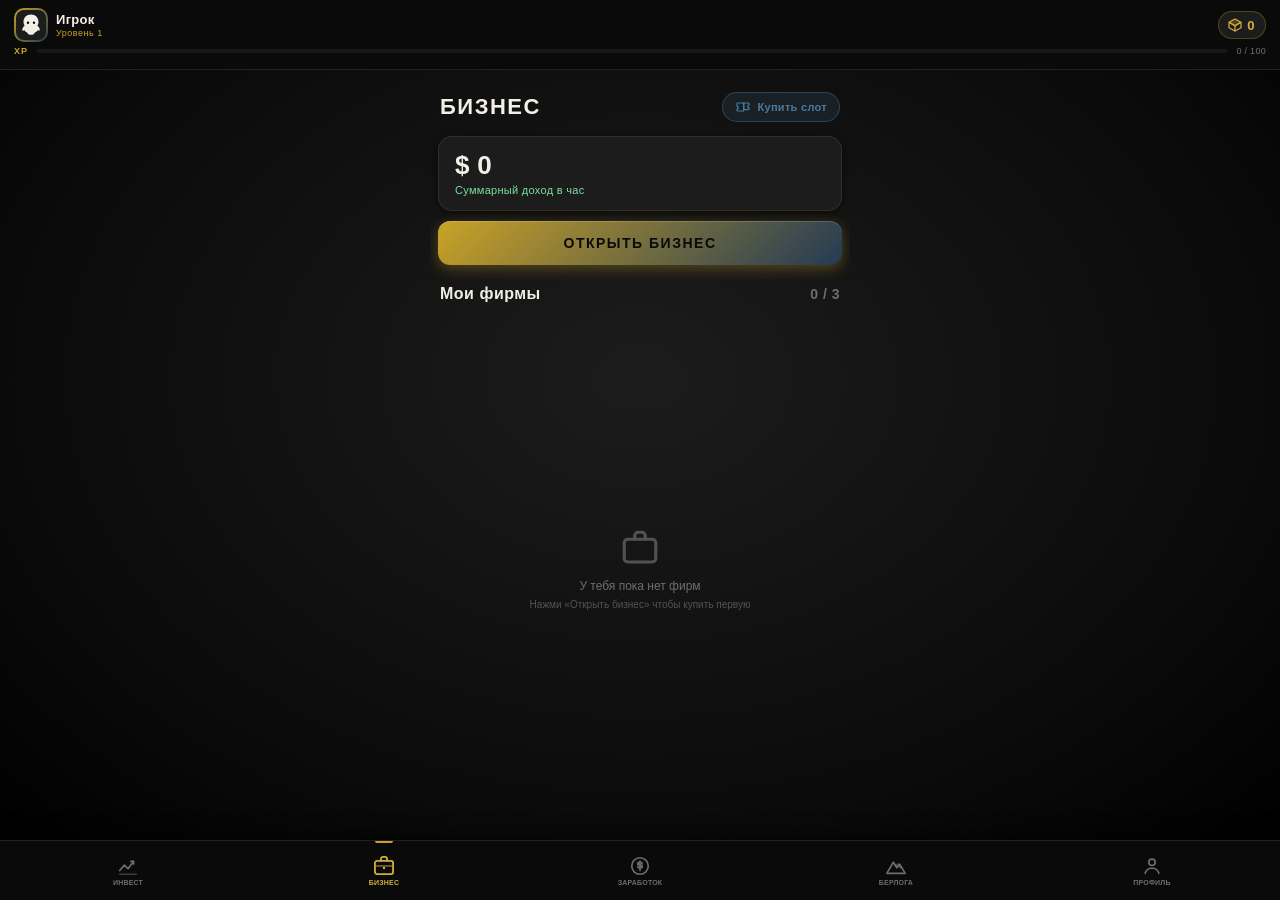
<file: business.html>
<!DOCTYPE html>
<html lang="ru">
<head>
    <meta charset="UTF-8">
    <meta name="viewport" content="width=device-width, initial-scale=1.0, maximum-scale=1.0, user-scalable=no, viewport-fit=cover">
    <title>Бизнес — Лохматый клуб</title>
    <link rel="stylesheet" href="style.css?v=13">
</head>
<body>
    <div id="app">
        <!-- TOP PANEL -->
        <header id="top-panel">
            <div class="top-row">
                <div class="player-info">
                    <div class="avatar">
                        <div class="avatar-inner">
                            <svg class="icon icon--avatar" viewBox="0 0 40 40" aria-hidden="true"><use href="assets/icons.svg#i-avatar-yeti"></use></svg>
                        </div>
                    </div>
                    <div class="player-name-level">
                        <div class="player-name" id="player-name">Игрок</div>
                        <div class="player-level" id="player-level">Уровень 1</div>
                    </div>
                </div>
                <div class="balance-badge-group">
                    <div class="balance-badge">
                        <svg class="icon icon--top wallet-icon" viewBox="0 0 24 24" aria-hidden="true"><use href="assets/icons.svg#i-balance-coin"></use></svg>
                        <span class="balance-value" id="balance-value">0</span>
                    </div>
                </div>
            </div>
            <div class="xp-row">
                <span class="xp-label">XP</span>
                <div class="xp-bar">
                    <div class="xp-bar-fill" id="xp-fill"></div>
                </div>
                <span class="xp-text" id="xp-text">0 / 100</span>
            </div>
        </header>

        <!-- CONTENT AREA -->
        <main id="content">
            <div id="screen-business" class="screen-content business-screen">

                <div class="biz-header">
                    <div class="biz-title">Бизнес</div>
                    <button class="biz-slot-btn" id="biz-slot-btn">
                        <svg class="icon icon--top" viewBox="0 0 24 24" aria-hidden="true" style="margin-right:6px"><use href="assets/icons.svg#i-slot-ticket"></use></svg>
                        Купить слот
                    </button>
                </div>

                <div class="biz-income-card">
                    <div class="biz-income-value" id="biz-income">$ 0</div>
                    <div class="biz-income-label">Суммарный доход в час</div>
                </div>

                <button class="biz-open-btn" id="biz-open-btn">Открыть бизнес</button>

                <div class="biz-my-header">
                    <div class="biz-my-title">Мои фирмы</div>
                    <div class="biz-my-count" id="biz-my-count">0 / 3</div>
                </div>

                <div class="biz-companies" id="biz-companies"></div>

            </div>
        </main>

        <!-- BOTTOM NAV -->
        <nav id="bottom-nav">
            <button class="nav-item" data-screen="invest" aria-label="Инвестиции">
                <svg class="icon icon--nav nav-icon" viewBox="0 0 24 24" aria-hidden="true"><use href="assets/icons.svg#i-nav-invest"></use></svg>
                <span class="nav-label">Инвест</span>
            </button>
            <button class="nav-item active" data-screen="business" aria-label="Бизнес">
                <svg class="icon icon--nav nav-icon" viewBox="0 0 24 24" aria-hidden="true"><use href="assets/icons.svg#i-nav-business"></use></svg>
                <span class="nav-label">Бизнес</span>
            </button>
            <button class="nav-item" data-screen="earn" aria-label="Заработок">
                <svg class="icon icon--nav nav-icon" viewBox="0 0 24 24" aria-hidden="true"><use href="assets/icons.svg#i-nav-earn"></use></svg>
                <span class="nav-label">Заработок</span>
            </button>
            <button class="nav-item" data-screen="berloga" aria-label="Берлога">
                <svg class="icon icon--nav nav-icon" viewBox="0 0 24 24" aria-hidden="true"><use href="assets/icons.svg#i-nav-berloga"></use></svg>
                <span class="nav-label">Берлога</span>
            </button>
            <button class="nav-item" data-screen="profile" aria-label="Профиль">
                <svg class="icon icon--nav nav-icon" viewBox="0 0 24 24" aria-hidden="true"><use href="assets/icons.svg#i-nav-profile"></use></svg>
                <span class="nav-label">Профиль</span>
            </button>
        </nav>

        <!-- MODAL: CATALOG -->
        <div class="modal-overlay hidden" id="modal-catalog">
            <div class="modal-sheet">
                <div class="modal-header">
                    <div class="modal-title">Открыть бизнес</div>
                    <button class="modal-close" data-close="modal-catalog" aria-label="Закрыть">
                        <svg class="icon icon--top" viewBox="0 0 24 24" aria-hidden="true"><use href="assets/icons.svg#i-close"></use></svg>
                    </button>
                </div>
                <div class="modal-body" id="catalog-list"></div>
            </div>
        </div>

        <!-- MODAL: SLOTS -->
        <div class="modal-overlay hidden" id="modal-slots">
            <div class="modal-sheet">
                <div class="modal-header">
                    <div class="modal-title">Слоты для бизнеса</div>
                    <button class="modal-close" data-close="modal-slots" aria-label="Закрыть">
                        <svg class="icon icon--top" viewBox="0 0 24 24" aria-hidden="true"><use href="assets/icons.svg#i-close"></use></svg>
                    </button>
                </div>
                <div class="modal-body">
                    <div class="slot-info">
                        <div class="slot-info-row">
                            <span>Занято слотов</span>
                            <strong id="slot-used">0 / 3</strong>
                        </div>
                        <div class="slot-info-row">
                            <span>Следующий слот</span>
                            <strong id="slot-next-price">$ 10 000</strong>
                        </div>
                    </div>
                    <button class="slot-buy-btn" id="slot-buy-btn">Купить слот</button>
                </div>
            </div>
        </div>

        <!-- MODAL: UPGRADE + SELL -->
        <div class="modal-overlay hidden" id="modal-upgrade">
            <div class="modal-sheet">
                <div class="modal-header">
                    <div class="modal-title" id="upg-title">Фирма</div>
                    <button class="modal-close" data-close="modal-upgrade" aria-label="Закрыть">
                        <svg class="icon icon--top" viewBox="0 0 24 24" aria-hidden="true"><use href="assets/icons.svg#i-close"></use></svg>
                    </button>
                </div>
                <div class="modal-body" id="upg-body"></div>
            </div>
        </div>

    </div>

    <script>
        (function() {
            const PLAYER_KEY = 'lokhmaty_player_v1';
            const BIZ_KEY = 'lokhmaty_business_v4';

            const BUSINESSES = {
                shawarma: {
                    id: 'shawarma', name: 'Шаурмичная', icon: 'i-biz-shawarma', type: 'Общепит',
                    price: 5000, income: 50, maxLevel: 10,
                    upgradeCostMult: 2.2, incomeMult: 1.7,
                },
                taxi: {
                    id: 'taxi', name: 'Таксопарк', icon: 'i-biz-taxi', type: 'Транспорт',
                    price: 25000, income: 200, maxLevel: 10,
                    upgradeCostMult: 2.2, incomeMult: 1.75,
                },
                hotel: {
                    id: 'hotel', name: 'Отель', icon: 'i-biz-hotel', type: 'Недвижимость',
                    price: 150000, income: 1200, maxLevel: 10,
                    upgradeCostMult: 2.2, incomeMult: 1.8,
                },
                oil: {
                    id: 'oil', name: 'Нефтевышка', icon: 'i-biz-oil', type: 'Промышленность',
                    price: 800000, income: 6000, maxLevel: 10,
                    upgradeCostMult: 2.2, incomeMult: 1.85,
                },
                it: {
                    id: 'it', name: 'IT-Корпорация', icon: 'i-biz-it', type: 'Технологии',
                    price: 5000000, income: 35000, maxLevel: 10,
                    upgradeCostMult: 2.2, incomeMult: 1.9,
                },
            };

            const BASE_SLOTS = 3;
            const MAX_SLOTS = 10;
            const SELL_RATE = 0.8;

            function slotPrice(currentSlots) {
                const extra = currentSlots - BASE_SLOTS;
                return 10000 * Math.pow(5, extra);
            }

            function cumulativeXp(level) {
                let total = 0;
                for (let i = 1; i < level; i++) total += i * 100;
                return total;
            }
            function getLevelInfo(totalXp) {
                let level = 1;
                while (cumulativeXp(level + 1) <= totalXp) level++;
                const base = cumulativeXp(level);
                const next = cumulativeXp(level + 1);
                return { level, currentInLevel: totalXp - base, needForLevel: next - base };
            }

            const player = { wallet: 0, ice: 0, totalXp: 0 };
            const biz = {
                slots: BASE_SLOTS,
                owned: [], // [{ uid, id, level, lastUpdate }]
            };

            const balanceValue = document.getElementById('balance-value');
            const xpFill = document.getElementById('xp-fill');
            const xpText = document.getElementById('xp-text');
            const playerLevelEl = document.getElementById('player-level');

            const bizIncomeEl = document.getElementById('biz-income');
            const bizMyCountEl = document.getElementById('biz-my-count');
            const bizCompaniesEl = document.getElementById('biz-companies');

            const catalogList = document.getElementById('catalog-list');
            const slotUsedEl = document.getElementById('slot-used');
            const slotNextPriceEl = document.getElementById('slot-next-price');
            const slotBuyBtn = document.getElementById('slot-buy-btn');

            const upgTitleEl = document.getElementById('upg-title');
            const upgBodyEl = document.getElementById('upg-body');

            const navItems = document.querySelectorAll('.nav-item');

            let currentUpgradeUid = null;

            // ====== ХЕЛПЕР: SVG-ИКОНКА БИЗНЕСА ======
            function bizIcon(iconId, size) {
                size = size || 'icon--grid';
                return '<svg class="icon ' + size + '" viewBox="0 0 24 24" aria-hidden="true"><use href="assets/icons.svg#' + iconId + '"></use></svg>';
            }

            // ====== ФОРМАТ ======
            function formatNumber(num) {
                num = Math.floor(num);
                return num.toString().replace(/\B(?=(\d{3})+(?!\d))/g, ' ');
            }
            function formatMoney(num) {
                const n = Math.floor(num).toString().replace(/\B(?=(\d{3})+(?!\d))/g, ' ');
                return '$ ' + n;
            }

            // ====== СОХРАНЕНИЕ ======
            function savePlayer() {
                try {
                    const raw = localStorage.getItem(PLAYER_KEY);
                    const existing = raw ? JSON.parse(raw) : {};
                    existing.wallet = player.wallet;
                    existing.ice = player.ice;
                    existing.totalXp = player.totalXp;
                    localStorage.setItem(PLAYER_KEY, JSON.stringify(existing));
                } catch (e) {}
            }
            function saveBiz() {
                try {
                    localStorage.setItem(BIZ_KEY, JSON.stringify({
                        slots: biz.slots, owned: biz.owned,
                    }));
                } catch (e) {}
            }
            function loadAll() {
                try {
                    const rawP = localStorage.getItem(PLAYER_KEY);
                    if (rawP) {
                        const p = JSON.parse(rawP);
                        if (typeof p.wallet === 'number') player.wallet = p.wallet;
                        if (typeof p.ice === 'number') player.ice = p.ice;
                        if (typeof p.totalXp === 'number') player.totalXp = p.totalXp;
                    } else {
                        player.wallet = 0;
                        player.ice = 0;
                        player.totalXp = 0;
                        savePlayer();
                    }
                    const rawB = localStorage.getItem(BIZ_KEY);
                    if (rawB) {
                        const b = JSON.parse(rawB);
                        if (typeof b.slots === 'number') biz.slots = b.slots;
                        if (Array.isArray(b.owned)) biz.owned = b.owned;
                    }
                } catch (e) {}
            }

            // ====== РАСЧЁТЫ ======
            function ownedCount() { return biz.owned.length; }

            function findEntry(uid) {
                return biz.owned.find(e => e.uid === uid);
            }

            function incomeOf(entry) {
                const cfg = BUSINESSES[entry.id];
                if (!cfg) return 0;
                return cfg.income * Math.pow(cfg.incomeMult, entry.level - 1);
            }

            function incomePerHour() {
                let total = 0;
                for (const e of biz.owned) total += incomeOf(e);
                return total;
            }

            function upgradePriceFor(entry) {
                const cfg = BUSINESSES[entry.id];
                return Math.floor(cfg.price * Math.pow(cfg.upgradeCostMult, entry.level) * 0.5);
            }

            function totalInvested(entry) {
                const cfg = BUSINESSES[entry.id];
                let total = cfg.price;
                for (let lvl = 1; lvl < entry.level; lvl++) {
                    total += Math.floor(cfg.price * Math.pow(cfg.upgradeCostMult, lvl) * 0.5);
                }
                return total;
            }

            function sellPriceFor(entry) {
                return Math.floor(totalInvested(entry) * SELL_RATE);
            }

            // ====== ТИК ======
            function tickEntry(entry) {
                const now = Date.now();
                if (!entry.lastUpdate) entry.lastUpdate = now;
                const elapsedSec = (now - entry.lastUpdate) / 1000;
                if (elapsedSec <= 0) return;
                const incomePerSec = incomeOf(entry) / 3600;
                player.wallet += incomePerSec * elapsedSec;
                entry.lastUpdate = now;
            }

            function tickAll() {
                for (const e of biz.owned) tickEntry(e);
            }

            // ====== ОТРИСОВКА ======
            function renderTop() {
                balanceValue.textContent = formatNumber(player.wallet);
                const info = getLevelInfo(player.totalXp);
                const percent = Math.min((info.currentInLevel / info.needForLevel) * 100, 100);
                xpFill.style.width = percent + '%';
                xpText.textContent = formatNumber(info.currentInLevel) + ' / ' + formatNumber(info.needForLevel);
                playerLevelEl.textContent = 'Уровень ' + info.level;
            }

            function renderBusiness() {
                bizIncomeEl.textContent = formatMoney(incomePerHour());
                bizMyCountEl.textContent = ownedCount() + ' / ' + biz.slots;

                bizCompaniesEl.innerHTML = '';

                if (biz.owned.length === 0) {
                    const empty = document.createElement('div');
                    empty.className = 'biz-empty';
                    empty.innerHTML = '<div class="biz-empty-emoji">' + bizIcon('i-briefcase', 'icon--hero') + '</div><div>У тебя пока нет фирм</div><div class="biz-empty-hint">Нажми «Открыть бизнес» чтобы купить первую</div>';
                    bizCompaniesEl.appendChild(empty);
                    return;
                }

                biz.owned.forEach(entry => {
                    bizCompaniesEl.appendChild(createOwnedCard(entry));
                });
            }

            function createOwnedCard(entry) {
                const cfg = BUSINESSES[entry.id];
                const income = incomeOf(entry);

                const card = document.createElement('div');
                card.className = 'biz-card';
                card.dataset.uid = entry.uid;
                card.innerHTML =
                    '<div class="biz-card-icon">' + bizIcon(cfg.icon, 'icon--grid') + '</div>' +
                    '<div class="biz-card-info">' +
                        '<div class="biz-card-name">' + cfg.name + '</div>' +
                        '<div class="biz-card-type">Ур. ' + entry.level + ' / ' + cfg.maxLevel + ' · ' + cfg.type + '</div>' +
                    '</div>' +
                    '<div class="biz-card-right">' +
                        '<div class="biz-card-income">' + formatMoney(income) + '</div>' +
                        '<div class="biz-card-income-label">в час</div>' +
                    '</div>';
                return card;
            }

            // ====== КАТАЛОГ ======
            function renderCatalog() {
                catalogList.innerHTML = '';
                const freeSlots = biz.slots - ownedCount();

                Object.values(BUSINESSES).forEach(cfg => {
                    const card = document.createElement('div');
                    card.className = 'cat-card';

                    let btnText, btnClass = 'cat-buy-btn';
                    if (freeSlots <= 0) {
                        btnText = 'Нет слотов';
                        btnClass += ' disabled';
                    } else if (player.wallet < cfg.price) {
                        btnText = 'Купить · ' + formatMoney(cfg.price);
                        btnClass += ' disabled';
                    } else {
                        btnText = 'Купить · ' + formatMoney(cfg.price);
                    }

                    card.innerHTML =
                        '<div class="cat-icon">' + bizIcon(cfg.icon, 'icon--grid') + '</div>' +
                        '<div class="cat-info">' +
                            '<div class="cat-name">' + cfg.name + '</div>' +
                            '<div class="cat-type">' + cfg.type + '</div>' +
                            '<div class="cat-income">' + formatMoney(cfg.income) + ' <span>в час</span></div>' +
                        '</div>' +
                        '<button class="' + btnClass + '" data-buy="' + cfg.id + '">' + btnText + '</button>';

                    catalogList.appendChild(card);
                });
            }

            // ====== МОДАЛКА ФИРМЫ ======
            function renderUpgrade(uid) {
                const entry = findEntry(uid);
                if (!entry) return;
                const cfg = BUSINESSES[entry.id];

                const lvl = entry.level;
                const nextLvl = lvl + 1;
                const isMax = lvl >= cfg.maxLevel;
                const curIncome = incomeOf(entry);
                const nextIncome = isMax ? curIncome : cfg.income * Math.pow(cfg.incomeMult, nextLvl - 1);
                const upgPrice = isMax ? 0 : upgradePriceFor(entry);
                const sellPrice = sellPriceFor(entry);
                const canUpgrade = !isMax && player.wallet >= upgPrice;

                upgTitleEl.textContent = cfg.name;

                let html = '';
                html += '<div class="upg-hero">';
                html += '<div class="upg-icon">' + bizIcon(cfg.icon, 'icon--hero') + '</div>';
                html += '<div class="upg-level">Уровень ' + lvl + ' / ' + cfg.maxLevel + '</div>';
                html += '</div>';

                html += '<div class="upg-stats">';
                html += '<div class="upg-stat"><span>Доход сейчас</span><strong>' + formatMoney(curIncome) + '/час</strong></div>';
                if (!isMax) {
                    html += '<div class="upg-stat next"><span>Доход после</span><strong>' + formatMoney(nextIncome) + '/час</strong></div>';
                }
                html += '</div>';

                html += '<div class="upg-actions">';
                if (isMax) {
                    html += '<div class="upg-max">Максимальный уровень</div>';
                } else {
                    html += '<button class="upg-buy-btn' + (canUpgrade ? '' : ' disabled') + '" id="upg-buy-btn"' + (canUpgrade ? '' : ' disabled') + '>Улучшить · ' + formatMoney(upgPrice) + '</button>';
                }
                html += '<button class="upg-sell-btn" id="upg-sell-btn">Продать · ' + formatMoney(sellPrice) + '</button>';
                html += '</div>';

                upgBodyEl.innerHTML = html;

                if (!isMax) {
                    const btn = document.getElementById('upg-buy-btn');
                    btn.addEventListener('click', function() {
                        if (!canUpgrade) {
                            this.classList.add('shake');
                            setTimeout(() => this.classList.remove('shake'), 400);
                            return;
                        }
                        tickEntry(entry);
                        player.wallet -= upgPrice;
                        entry.level = nextLvl;
                        entry.lastUpdate = Date.now();
                        savePlayer(); saveBiz();
                        renderTop(); renderBusiness();
                        renderUpgrade(uid);
                    });
                }

                const sellBtn = document.getElementById('upg-sell-btn');
                sellBtn.addEventListener('click', function() {
                    if (this.dataset.confirm === '1') {
                        sellBusiness(uid);
                    } else {
                        this.dataset.confirm = '1';
                        this.textContent = 'Точно продать? · ' + formatMoney(sellPrice);
                        this.classList.add('confirm');
                        setTimeout(() => {
                            if (this.isConnected) {
                                this.dataset.confirm = '';
                                this.textContent = 'Продать · ' + formatMoney(sellPrice);
                                this.classList.remove('confirm');
                            }
                        }, 3000);
                    }
                });
            }

            function openUpgrade(uid) {
                if (!findEntry(uid)) return;
                currentUpgradeUid = uid;
                renderUpgrade(uid);
                openModal('modal-upgrade');
            }

            // ====== ДЕЙСТВИЯ ======
            function buyBusiness(id) {
                const cfg = BUSINESSES[id];
                if (!cfg) return;
                if (player.wallet < cfg.price) return;
                if (biz.slots - ownedCount() <= 0) return;

                player.wallet -= cfg.price;
                biz.owned.push({
                    uid: Date.now() + '_' + Math.floor(Math.random() * 100000),
                    id: id,
                    level: 1,
                    lastUpdate: Date.now(),
                });
                savePlayer(); saveBiz();
                renderTop(); renderBusiness(); renderCatalog();
            }

            function sellBusiness(uid) {
                const idx = biz.owned.findIndex(e => e.uid === uid);
                if (idx === -1) return;
                const entry = biz.owned[idx];
                const refund = sellPriceFor(entry);
                tickEntry(entry);
                player.wallet += refund;
                biz.owned.splice(idx, 1);
                savePlayer(); saveBiz();
                renderTop(); renderBusiness();
                closeModal('modal-upgrade');
                currentUpgradeUid = null;
            }

            function buySlot() {
                if (biz.slots >= MAX_SLOTS) return;
                const price = slotPrice(biz.slots);
                if (player.wallet < price) {
                    slotBuyBtn.classList.add('shake');
                    setTimeout(() => slotBuyBtn.classList.remove('shake'), 400);
                    return;
                }
                player.wallet -= price;
                biz.slots += 1;
                savePlayer(); saveBiz();
                renderTop(); renderBusiness(); renderSlots();
            }

            // ====== МОДАЛКИ ======
            function openModal(id) { document.getElementById(id).classList.remove('hidden'); }
            function closeModal(id) { document.getElementById(id).classList.add('hidden'); }

            document.getElementById('biz-open-btn').addEventListener('click', function() {
                renderCatalog(); openModal('modal-catalog');
            });
            document.getElementById('biz-slot-btn').addEventListener('click', function() {
                renderSlots(); openModal('modal-slots');
            });
            document.querySelectorAll('[data-close]').forEach(btn => {
                btn.addEventListener('click', function() { closeModal(this.dataset.close); });
            });
            document.querySelectorAll('.modal-overlay').forEach(overlay => {
                overlay.addEventListener('click', function(e) {
                    if (e.target === this) this.classList.add('hidden');
                });
            });

            catalogList.addEventListener('click', function(e) {
                const btn = e.target.closest('[data-buy]');
                if (!btn) return;
                if (btn.classList.contains('disabled') || btn.classList.contains('owned')) return;
                buyBusiness(btn.dataset.buy);
            });

            slotBuyBtn.addEventListener('click', buySlot);

            bizCompaniesEl.addEventListener('click', function(e) {
                const card = e.target.closest('.biz-card');
                if (card) openUpgrade(card.dataset.uid);
            });

            function renderSlots() {
                slotUsedEl.textContent = ownedCount() + ' / ' + biz.slots;
                if (biz.slots >= MAX_SLOTS) {
                    slotNextPriceEl.textContent = 'МАКС';
                    slotBuyBtn.disabled = true;
                    slotBuyBtn.textContent = 'Максимум слотов';
                } else {
                    const price = slotPrice(biz.slots);
                    slotNextPriceEl.textContent = formatMoney(price);
                    slotBuyBtn.disabled = player.wallet < price;
                    slotBuyBtn.textContent = 'Купить слот · ' + formatMoney(price);
                }
            }

            // ====== НАВИГАЦИЯ ======
            navItems.forEach(item => {
                const go = function(e) {
                    e.preventDefault();
                    tickAll();
                    saveBiz(); savePlayer();

                    const screen = this.dataset.screen;
                    if (screen === 'business') return;

                    if (screen === 'berloga') {
                        window.location.href = 'index.html#berloga';
                        return;
                    }
                    if (screen === 'earn') {
                        window.location.href = 'index.html#earn';
                        return;
                    }
                    if (screen === 'invest') {
                        window.location.href = 'index.html#invest';
                        return;
                    }
                    if (screen === 'profile') {
                        window.location.href = 'index.html#profile';
                        return;
                    }
                };
                item.addEventListener('click', go);
                item.addEventListener('touchstart', function(e) {
                    e.preventDefault();
                    go.call(this, e);
                }, { passive: false });
            });

            // ====== ИНИЦИАЛИЗАЦИЯ ======
            function init() {
                loadAll();
                tickAll();
                saveBiz();
                renderTop();
                renderBusiness();
            }
            init();

            setInterval(function() {
                tickAll();
                renderTop();
                renderBusiness();
                saveBiz();
                savePlayer();
            }, 1000);

            document.addEventListener('visibilitychange', function() {
                if (document.visibilityState === 'hidden') {
                    tickAll();
                    saveBiz(); savePlayer();
                } else {
                    loadAll();
                    tickAll();
                    renderTop();
                    renderBusiness();
                }
            });

            window.addEventListener('beforeunload', function() {
                tickAll();
                saveBiz(); savePlayer();
            });
        })();
    </script>
</body>
</html>
</file>
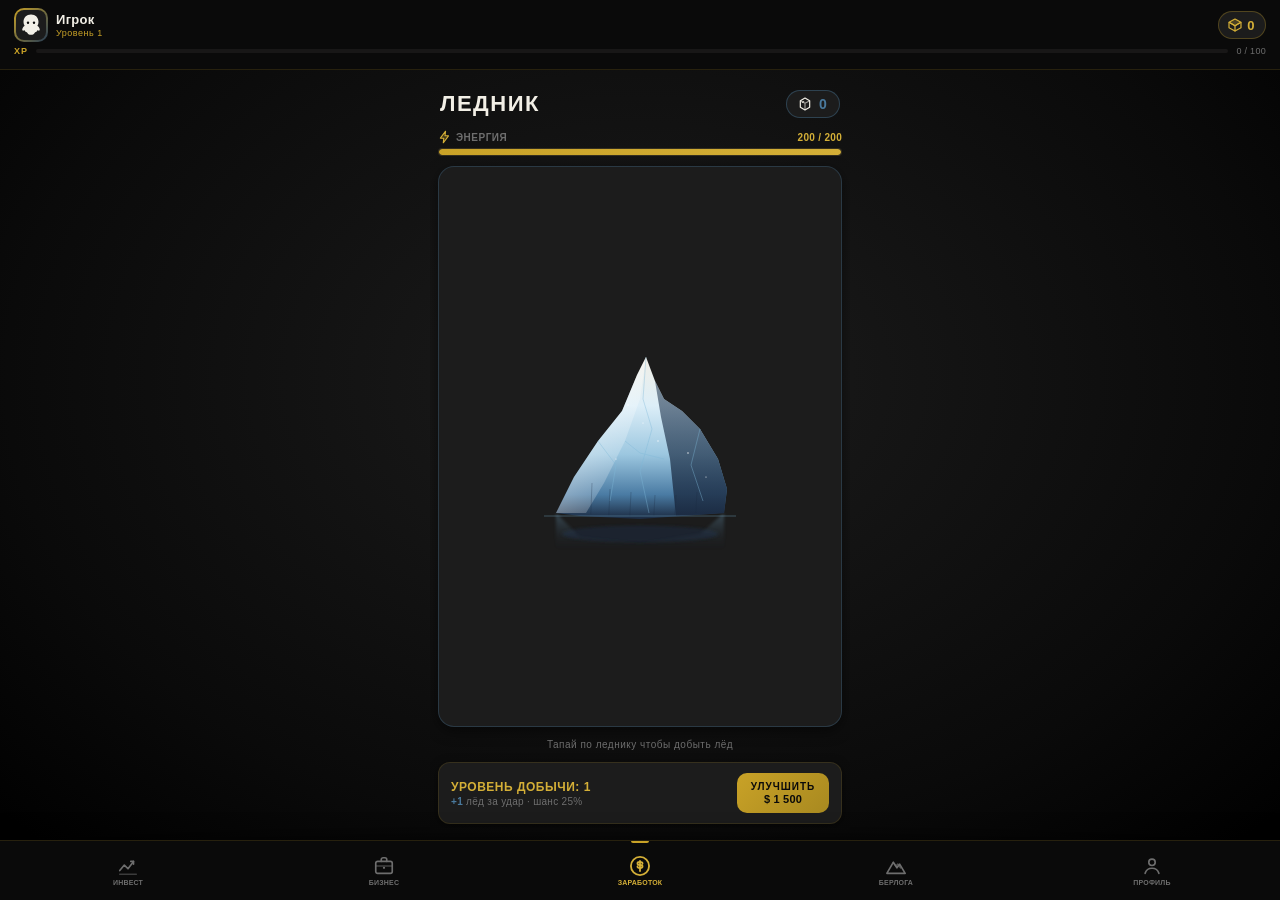
<file: icebreak.html>
<!DOCTYPE html>
<html lang="ru">
<head>
    <meta charset="UTF-8">
    <meta name="viewport" content="width=device-width, initial-scale=1.0, maximum-scale=1.0, user-scalable=no, viewport-fit=cover">
    <title>Колоть ледник — Лохматый клуб</title>
    <link rel="stylesheet" href="style.css?v=22">
</head>
<body>
    <div id="app">
        <!-- TOP PANEL -->
        <header id="top-panel">
            <div class="top-row">
                <div class="player-info">
                    <div class="avatar">
                        <div class="avatar-inner">
                            <svg class="icon icon--avatar" viewBox="0 0 40 40" aria-hidden="true"><use href="assets/icons.svg#i-avatar-yeti"></use></svg>
                        </div>
                    </div>
                    <div class="player-name-level">
                        <div class="player-name" id="player-name">Игрок</div>
                        <div class="player-level" id="player-level">Уровень 1</div>
                    </div>
                </div>
                <div class="balance-badge-group">
                    <div class="balance-badge" id="balance-badge">
                        <svg class="icon icon--top wallet-icon" viewBox="0 0 24 24" aria-hidden="true"><use href="assets/icons.svg#i-balance-coin"></use></svg>
                        <span class="balance-value" id="balance-value">0</span>
                    </div>
                </div>
            </div>
            <div class="xp-row">
                <span class="xp-label">XP</span>
                <div class="xp-bar">
                    <div class="xp-bar-fill" id="xp-fill"></div>
                </div>
                <span class="xp-text" id="xp-text">0 / 100</span>
            </div>
        </header>

        <!-- CONTENT AREA -->
        <main id="content">
            <div id="screen-icebreak" class="screen-content icebreak-screen">

                <!-- TOPBAR -->
                <div class="icebreak-topbar">
                    <div class="icebreak-title">Ледник</div>
                    <div class="icebreak-ice-badge">
                        <svg class="icon icon--top icebreak-ice-emoji" viewBox="0 0 24 24" aria-hidden="true"><use href="assets/icons.svg#i-ice-cube"></use></svg>
                        <span class="icebreak-ice-value" id="icebreak-ice-value">0</span>
                    </div>
                </div>

                <!-- ENERGY BAR -->
                <div class="icebreak-energy">
                    <div class="energy-label">
                        <span>
                            <svg class="icon icon--top" viewBox="0 0 24 24" aria-hidden="true" style="margin-right:4px;color:var(--accent-orange-light)"><use href="assets/icons.svg#i-energy"></use></svg>
                            Энергия
                        </span>
                        <span class="energy-count" id="energy-count">200 / 200</span>
                    </div>
                    <div class="energy-bar">
                        <div class="energy-bar-fill" id="energy-fill"></div>
                    </div>
                </div>

                <!-- SCENE: только SVG-айсберг -->
                <div class="icebreak-scene" id="icebreak-scene">

                    <div class="iceberg-wrap" id="icebergWrap">
                        <svg class="iceberg-svg" id="icebergSvg" viewBox="0 0 400 420"
                             xmlns="http://www.w3.org/2000/svg" aria-label="Айсберг">
                            <defs>
                                <linearGradient id="iceBody" x1="0" y1="0" x2="0" y2="1">
                                    <stop offset="0%"   stop-color="#F2EFE6"/>
                                    <stop offset="30%"  stop-color="#DCEEF8"/>
                                    <stop offset="60%"  stop-color="#9CC7E0"/>
                                    <stop offset="85%"  stop-color="#4A7BA3"/>
                                    <stop offset="100%" stop-color="#1B2A41"/>
                                </linearGradient>
                                <linearGradient id="iceShine" x1="0" y1="0" x2="1" y2="1">
                                    <stop offset="0%"   stop-color="#FFFFFF" stop-opacity="0.95"/>
                                    <stop offset="100%" stop-color="#FFFFFF" stop-opacity="0"/>
                                </linearGradient>
                                <linearGradient id="iceShadow" x1="0" y1="0" x2="0" y2="1">
                                    <stop offset="0%"   stop-color="#243B55" stop-opacity="0.55"/>
                                    <stop offset="100%" stop-color="#1B2A41" stop-opacity="0.85"/>
                                </linearGradient>
                                <linearGradient id="reflection" x1="0" y1="0" x2="0" y2="1">
                                    <stop offset="0%"   stop-color="#7FB8D9" stop-opacity="0.55"/>
                                    <stop offset="100%" stop-color="#1B2A41" stop-opacity="0"/>
                                </linearGradient>
                                <filter id="softBlur" x="-50%" y="-50%" width="200%" height="200%">
                                    <feGaussianBlur stdDeviation="3"/>
                                </filter>
                            </defs>

                            <ellipse cx="200" cy="355" rx="130" ry="14"
                                     fill="#1B2A41" opacity="0.55"
                                     filter="url(#softBlur)" pointer-events="none"/>

                            <g filter="url(#softBlur)" opacity="0.55" pointer-events="none">
                                <path d="M 60 320 L 100 360 L 200 370 L 300 355 L 340 320 L 340 380 L 60 380 Z"
                                      fill="url(#reflection)"/>
                            </g>

                            <path d="M 60 320 L 90 260 L 130 200 L 170 150 L 195 90 L 210 60
                                     L 225 100 L 240 130 L 270 150 L 300 180 L 330 230 L 345 280
                                     L 340 320 L 200 330 L 100 325 Z"
                                  fill="url(#iceBody)"/>

                            <path d="M 60 320 L 90 260 L 130 200 L 170 150 L 195 90 L 210 60
                                     L 200 130 L 175 200 L 140 270 L 110 320 Z"
                                  fill="url(#iceShine)" opacity="0.7"/>

                            <path d="M 225 100 L 240 130 L 270 150 L 300 180 L 330 230 L 345 280
                                     L 340 320 L 260 325 L 250 230 L 235 160 Z"
                                  fill="url(#iceShadow)"/>

                            <g stroke="#7FB8D9" stroke-width="1.2" fill="none" opacity="0.55" pointer-events="none">
                                <path d="M 210 60 L 205 130 L 220 180 L 200 250 L 215 320"/>
                                <path d="M 175 200 L 200 220 L 240 230"/>
                                <path d="M 130 200 L 160 240 L 150 300"/>
                                <path d="M 300 180 L 285 240 L 305 300"/>
                            </g>

                            <g stroke="#1B2A41" stroke-width="1" opacity="0.45" pointer-events="none">
                                <line x1="120" y1="270" x2="118" y2="322"/>
                                <line x1="150" y1="280" x2="148" y2="324"/>
                                <line x1="185" y1="285" x2="183" y2="326"/>
                                <line x1="225" y1="290" x2="223" y2="325"/>
                                <line x1="260" y1="290" x2="258" y2="323"/>
                                <line x1="295" y1="285" x2="293" y2="320"/>
                            </g>

                            <line x1="40" y1="325" x2="360" y2="325"
                                  stroke="#7FB8D9" stroke-width="1.2" opacity="0.5"
                                  pointer-events="none"/>

                            <g fill="#FFFFFF" opacity="0.9" pointer-events="none">
                                <circle cx="180" cy="140" r="1.2"/>
                                <circle cx="205" cy="170" r="1"/>
                                <circle cx="230" cy="200" r="1.1"/>
                                <circle cx="160" cy="230" r="1"/>
                                <circle cx="280" cy="220" r="1.2"/>
                                <circle cx="310" cy="260" r="1"/>
                            </g>
                        </svg>
                    </div>

                </div>

                <!-- HINT -->
                <div class="icebreak-hint">Тапай по леднику чтобы добыть лёд</div>

                <!-- INFO: без кирки, только уровень -->
                <div class="pickaxe-info" id="pickaxe-info">
                    <div class="pickaxe-info-left">
                        <div class="pickaxe-info-title">
                            УРОВЕНЬ ДОБЫЧИ: <span id="pickaxe-level">1</span>
                        </div>
                        <div class="pickaxe-info-sub">
                            <span id="pickaxe-drop">+1</span> лёд за удар · шанс 25%
                        </div>
                    </div>
                    <button class="pickaxe-upgrade-btn" id="pickaxe-upgrade-btn">
                        <div class="pickaxe-upg-title">УЛУЧШИТЬ</div>
                        <div class="pickaxe-upg-cost" id="pickaxe-upg-cost">$ 3 000</div>
                    </button>
                </div>

            </div>
        </main>

        <!-- BOTTOM NAV -->
        <nav id="bottom-nav">
            <button class="nav-item" data-screen="invest" aria-label="Инвестиции">
                <svg class="icon icon--nav nav-icon" viewBox="0 0 24 24" aria-hidden="true"><use href="assets/icons.svg#i-nav-invest"></use></svg>
                <span class="nav-label">Инвест</span>
            </button>
            <button class="nav-item" data-screen="business" aria-label="Бизнес">
                <svg class="icon icon--nav nav-icon" viewBox="0 0 24 24" aria-hidden="true"><use href="assets/icons.svg#i-nav-business"></use></svg>
                <span class="nav-label">Бизнес</span>
            </button>
            <button class="nav-item active" data-screen="earn" aria-label="Заработок">
                <svg class="icon icon--nav nav-icon" viewBox="0 0 24 24" aria-hidden="true"><use href="assets/icons.svg#i-nav-earn"></use></svg>
                <span class="nav-label">Заработок</span>
            </button>
            <button class="nav-item" data-screen="berloga" aria-label="Берлога">
                <svg class="icon icon--nav nav-icon" viewBox="0 0 24 24" aria-hidden="true"><use href="assets/icons.svg#i-nav-berloga"></use></svg>
                <span class="nav-label">Берлога</span>
            </button>
            <button class="nav-item" data-screen="profile" aria-label="Профиль">
                <svg class="icon icon--nav nav-icon" viewBox="0 0 24 24" aria-hidden="true"><use href="assets/icons.svg#i-nav-profile"></use></svg>
                <span class="nav-label">Профиль</span>
            </button>
        </nav>
    </div>

    <!-- Слой для кубиков -->
    <div class="cubes-layer" id="cubesLayer"></div>

    <script>
        (function() {
            const PLAYER_KEY = 'lokhmaty_player_v1';
            const PICKAXE_KEY = 'lokhmaty_pickaxe_v1';

            const PICKAXE_LEVELS = {
                1: { level: 1, drop: 1, upgradeCost: 1500 },
                2: { level: 2, drop: 2, upgradeCost: 3000 },
                3: { level: 3, drop: 3, upgradeCost: 15000 },
                4: { level: 4, drop: 4, upgradeCost: 75000 },
                5: { level: 5, drop: 5, upgradeCost: 500000 },
            };
            const MAX_PICKAXE = 5;

            const SUCCESS_CHANCE = 0.25;
            const STRIKE_COST = 1;

            const MAX_ENERGY = 200;
            const ENERGY_REGEN_SEC = 60;

            const player = { wallet: 0, ice: 0, totalXp: 0 };
            const pickaxe = {
                level: 1,
                energy: MAX_ENERGY,
                lastEnergyUpdate: Date.now(),
            };

            const balanceValue = document.getElementById('balance-value');
            const balanceBadge = document.getElementById('balance-badge');
            const xpFill = document.getElementById('xp-fill');
            const xpText = document.getElementById('xp-text');
            const playerLevelEl = document.getElementById('player-level');
            const iceValueEl = document.getElementById('icebreak-ice-value');

            const scene = document.getElementById('icebreak-scene');
            const wrap = document.getElementById('icebergWrap');
            const cubesLayer = document.getElementById('cubesLayer');

            const energyCountEl = document.getElementById('energy-count');
            const energyFillEl = document.getElementById('energy-fill');

            const pickaxeLevelEl = document.getElementById('pickaxe-level');
            const pickaxeDropEl = document.getElementById('pickaxe-drop');
            const upgradeBtn = document.getElementById('pickaxe-upgrade-btn');
            const upgradeCostEl = document.getElementById('pickaxe-upg-cost');

            const navItems = document.querySelectorAll('.nav-item');

            // ====== XP ======
            function cumulativeXp(level) {
                let total = 0;
                for (let i = 1; i < level; i++) total += i * 100;
                return total;
            }
            function getLevelInfo(totalXp) {
                let level = 1;
                while (cumulativeXp(level + 1) <= totalXp) level++;
                const base = cumulativeXp(level);
                const next = cumulativeXp(level + 1);
                return { level, currentInLevel: totalXp - base, needForLevel: next - base };
            }

            // ====== ФОРМАТ ======
            function formatNumber(num) {
                num = Math.floor(num);
                return num.toString().replace(/\B(?=(\d{3})+(?!\d))/g, ' ');
            }
            function formatMoney(num) {
                const n = Math.floor(num).toString().replace(/\B(?=(\d{3})+(?!\d))/g, ' ');
                return '$ ' + n;
            }

            // ====== СОХРАНЕНИЕ ======
            function savePlayer() {
                try {
                    const raw = localStorage.getItem(PLAYER_KEY);
                    const existing = raw ? JSON.parse(raw) : {};
                    existing.wallet = player.wallet;
                    existing.ice = player.ice;
                    existing.totalXp = player.totalXp;
                    localStorage.setItem(PLAYER_KEY, JSON.stringify(existing));
                } catch (e) {}
            }
            function savePickaxe() {
                try {
                    localStorage.setItem(PICKAXE_KEY, JSON.stringify({
                        level: pickaxe.level,
                        energy: pickaxe.energy,
                        lastEnergyUpdate: pickaxe.lastEnergyUpdate,
                    }));
                } catch (e) {}
            }
            function loadAll() {
                try {
                    const rawP = localStorage.getItem(PLAYER_KEY);
                    if (rawP) {
                        const p = JSON.parse(rawP);
                        if (typeof p.wallet === 'number') player.wallet = p.wallet;
                        if (typeof p.ice === 'number') player.ice = p.ice;
                        if (typeof p.totalXp === 'number') player.totalXp = p.totalXp;
                    } else {
                        player.wallet = 0;
                        player.ice = 0;
                        player.totalXp = 0;
                        savePlayer();
                    }
                    const rawK = localStorage.getItem(PICKAXE_KEY);
                    if (rawK) {
                        const k = JSON.parse(rawK);
                        if (typeof k.level === 'number' && PICKAXE_LEVELS[k.level]) pickaxe.level = k.level;
                        if (typeof k.energy === 'number') pickaxe.energy = k.energy;
                        if (typeof k.lastEnergyUpdate === 'number') pickaxe.lastEnergyUpdate = k.lastEnergyUpdate;
                    }
                } catch (e) {}
            }

            // ====== ЭНЕРГИЯ ======
            function regenerateEnergy() {
                const now = Date.now();
                const elapsed = Math.floor((now - pickaxe.lastEnergyUpdate) / 1000);
                if (elapsed <= 0) return;
                const regen = Math.floor(elapsed / ENERGY_REGEN_SEC);
                if (regen <= 0) return;

                const before = pickaxe.energy;
                pickaxe.energy = Math.min(MAX_ENERGY, pickaxe.energy + regen);
                pickaxe.lastEnergyUpdate += regen * ENERGY_REGEN_SEC * 1000;

                if (pickaxe.energy !== before) savePickaxe();
                if (pickaxe.energy >= MAX_ENERGY) pickaxe.lastEnergyUpdate = now;
            }

            // ====== РЕНДЕР ======
            function renderTop() {
                balanceValue.textContent = formatNumber(player.wallet);
                iceValueEl.textContent = formatNumber(player.ice);

                const info = getLevelInfo(player.totalXp);
                const percent = Math.min((info.currentInLevel / info.needForLevel) * 100, 100);
                xpFill.style.width = percent + '%';
                xpText.textContent = formatNumber(info.currentInLevel) + ' / ' + formatNumber(info.needForLevel);
                playerLevelEl.textContent = 'Уровень ' + info.level;
            }

            function renderEnergy() {
                energyCountEl.textContent = pickaxe.energy + ' / ' + MAX_ENERGY;
                const pct = Math.min((pickaxe.energy / MAX_ENERGY) * 100, 100);
                energyFillEl.style.width = pct + '%';
                energyFillEl.classList.toggle('low', pct <= 20);
            }

            function renderPickaxe() {
                const cfg = PICKAXE_LEVELS[pickaxe.level];
                pickaxeLevelEl.textContent = cfg.level;
                pickaxeDropEl.textContent = '+' + cfg.drop;

                if (pickaxe.level >= MAX_PICKAXE) {
                    upgradeBtn.disabled = true;
                    upgradeCostEl.textContent = 'МАКС';
                    upgradeBtn.classList.add('maxed');
                } else {
                    upgradeBtn.disabled = false;
                    upgradeBtn.classList.remove('maxed');
                    upgradeCostEl.textContent = formatMoney(cfg.upgradeCost);
                }
            }

            function renderAll() {
                renderTop();
                renderEnergy();
                renderPickaxe();
            }

            // ====== ПУЛЬС БАЛАНСА ======
            function pulseBalance() {
                balanceValue.classList.remove('pulse');
                void balanceValue.offsetWidth;
                balanceValue.classList.add('pulse');
            }

            // ====== КУБИК ЛЬДА ======
            function spawnCube(startX, startY, reward) {
                const cube = document.createElement('div');
                cube.className = 'cube';
                cube.style.left = startX + 'px';
                cube.style.top  = startY + 'px';

                const target = balanceBadge.getBoundingClientRect();
                const targetX = target.left + target.width / 2;
                const targetY = target.top  + target.height / 2;

                const dx = targetX - startX;
                const dy = targetY - startY;
                const jitter = (Math.random() - 0.5) * 60;

                cube.style.setProperty('--dx', dx + 'px');
                cube.style.setProperty('--dy', dy + 'px');
                cube.style.setProperty('--jx', jitter + 'px');

                cubesLayer.appendChild(cube);

                cube.addEventListener('animationend', function() {
                    player.ice += reward;
                    savePlayer();
                    renderTop();
                    pulseBalance();
                    cube.remove();
                }, { once: true });
            }

            // ====== ТРЯСКА АЙСБЕРГА ======
            function shakeScene() {
                wrap.classList.remove('hit');
                void wrap.offsetWidth;
                wrap.classList.add('hit');
            }

            // ====== УДАР ======
            let lastStrikeAt = 0;
            const STRIKE_COOLDOWN = 60;

            function strike(clientX, clientY) {
                const now = performance.now();
                if (now - lastStrikeAt < STRIKE_COOLDOWN) return;
                lastStrikeAt = now;

                if (pickaxe.energy < STRIKE_COST) {
                    shakeScene();
                    return;
                }

                // Сцена: тряска
                shakeScene();

                // Точка удара — центр айсберга
                const rect = wrap.getBoundingClientRect();
                const cx = rect.left + rect.width / 2;
                const cy = rect.top + rect.height / 2;

                // Списываем энергию
                pickaxe.energy -= STRIKE_COST;
                renderEnergy();
                savePickaxe();

                // Проверка шанса
                const win = Math.random() < SUCCESS_CHANCE;
                if (win) {
                    const drop = PICKAXE_LEVELS[pickaxe.level].drop;
                    setTimeout(() => spawnCube(cx, cy, drop), 150);
                }
            }

            // ====== АПГРЕЙД ======
            function upgradePickaxe() {
                if (pickaxe.level >= MAX_PICKAXE) return;
                const cfg = PICKAXE_LEVELS[pickaxe.level];
                if (player.wallet < cfg.upgradeCost) {
                    upgradeBtn.classList.add('shake');
                    setTimeout(() => upgradeBtn.classList.remove('shake'), 400);
                    return;
                }
                player.wallet -= cfg.upgradeCost;
                pickaxe.level += 1;
                savePlayer();
                savePickaxe();
                renderAll();
            }

            // ====== ОБРАБОТЧИКИ ======
            scene.addEventListener('pointerdown', function(e) {
                e.preventDefault();
                strike(e.clientX, e.clientY);
            });

            upgradeBtn.addEventListener('click', function(e) {
                e.preventDefault();
                upgradePickaxe();
            });

            // ====== НАВИГАЦИЯ ======
            navItems.forEach(item => {
                const go = function(e) {
                    e.preventDefault();
                    savePlayer();
                    savePickaxe();

                    const screen = this.dataset.screen;
                    if (screen === 'business') { window.location.href = 'business.html'; return; }
                    if (screen === 'earn')     { window.location.href = 'index.html#earn';    return; }
                    if (screen === 'berloga')  { window.location.href = 'index.html#berloga'; return; }
                    if (screen === 'invest')   { window.location.href = 'index.html#invest';  return; }
                    if (screen === 'profile')  { window.location.href = 'index.html#profile'; return; }
                };
                item.addEventListener('click', go);
            });

            // ====== ИНИЦИАЛИЗАЦИЯ ======
            function init() {
                loadAll();
                regenerateEnergy();
                renderAll();
            }
            init();

            setInterval(function() {
                regenerateEnergy();
                renderEnergy();
                renderTop();
            }, 1000);

            setInterval(function() {
                savePlayer();
                savePickaxe();
            }, 10000);

            document.addEventListener('visibilitychange', function() {
                if (document.visibilityState === 'hidden') {
                    savePlayer();
                    savePickaxe();
                } else {
                    regenerateEnergy();
                    renderAll();
                }
            });

            window.addEventListener('beforeunload', function() {
                savePlayer();
                savePickaxe();
            });
        })();
    </script>
</body>
</html>
</file>
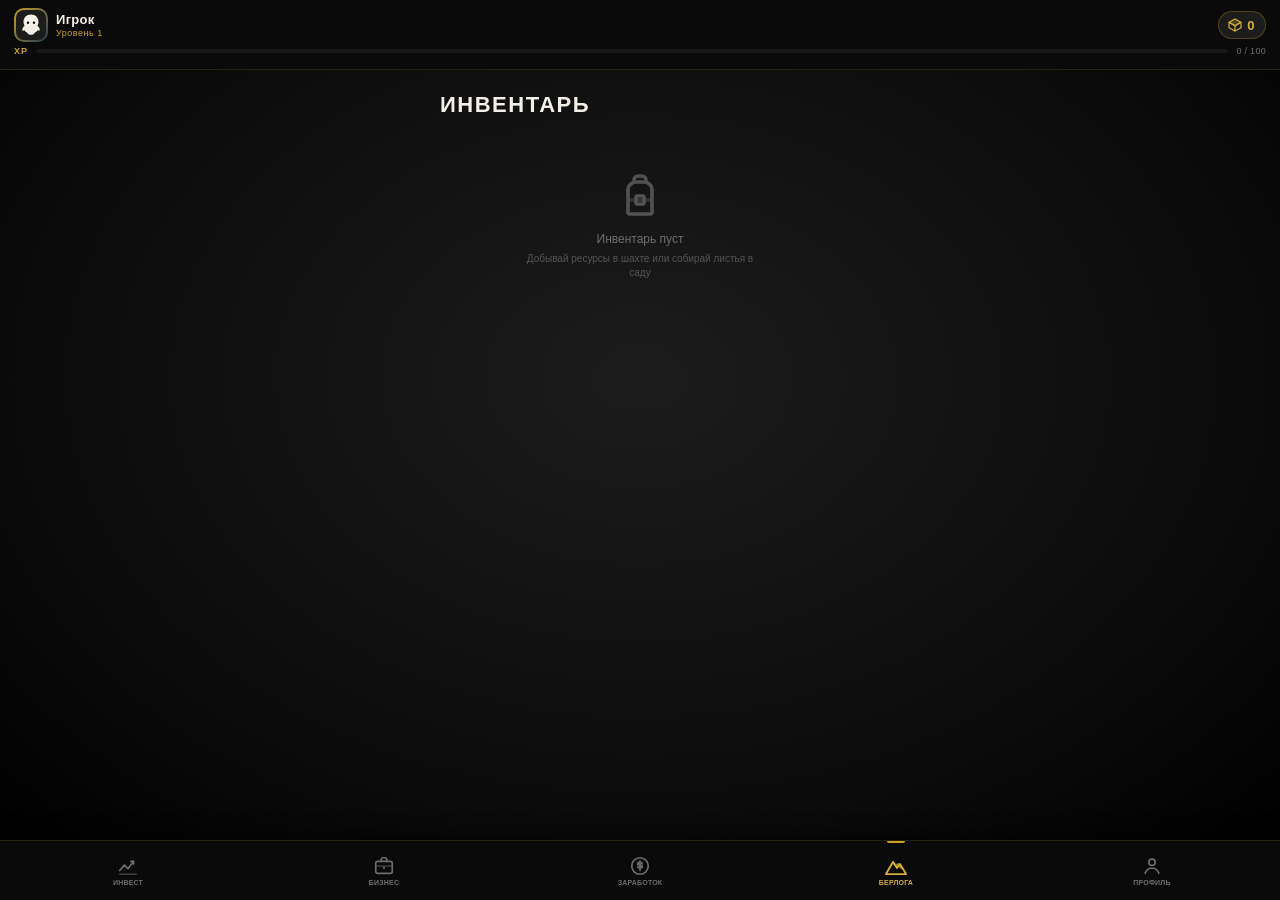
<file: inventory.html>
<!DOCTYPE html>
<html lang="ru">
<head>
    <meta charset="UTF-8">
    <meta name="viewport" content="width=device-width, initial-scale=1.0, maximum-scale=1.0, user-scalable=no, viewport-fit=cover">
    <title>Инвентарь — Лохматый клуб</title>
    <link rel="stylesheet" href="style.css?v=11">
</head>
<body>
    <div id="app">
        <!-- TOP PANEL -->
        <header id="top-panel">
            <div class="top-row">
                <div class="player-info">
                    <div class="avatar">
                        <div class="avatar-inner">
                            <svg class="icon icon--avatar" viewBox="0 0 40 40" aria-hidden="true"><use href="assets/icons.svg#i-avatar-yeti"></use></svg>
                        </div>
                    </div>
                    <div class="player-name-level">
                        <div class="player-name" id="player-name">Игрок</div>
                        <div class="player-level" id="player-level">Уровень 1</div>
                    </div>
                </div>
                <div class="balance-badge-group">
                    <div class="balance-badge">
                        <svg class="icon icon--top wallet-icon" viewBox="0 0 24 24" aria-hidden="true"><use href="assets/icons.svg#i-balance-coin"></use></svg>
                        <span class="balance-value" id="balance-value">0</span>
                    </div>
                </div>
            </div>
            <div class="xp-row">
                <span class="xp-label">XP</span>
                <div class="xp-bar">
                    <div class="xp-bar-fill" id="xp-fill"></div>
                </div>
                <span class="xp-text" id="xp-text">0 / 100</span>
            </div>
        </header>

        <!-- CONTENT AREA -->
        <main id="content">
            <div id="screen-inventory" class="screen-content inventory-screen">
                <div class="inv-topbar">
                    <div class="inv-title">Инвентарь</div>
                </div>
                <div class="inv-grid" id="inv-grid"></div>
            </div>
        </main>

        <!-- BOTTOM NAV -->
        <nav id="bottom-nav">
            <button class="nav-item" data-screen="invest" aria-label="Инвестиции">
                <svg class="icon icon--nav nav-icon" viewBox="0 0 24 24" aria-hidden="true"><use href="assets/icons.svg#i-nav-invest"></use></svg>
                <span class="nav-label">Инвест</span>
            </button>
            <button class="nav-item" data-screen="business" aria-label="Бизнес">
                <svg class="icon icon--nav nav-icon" viewBox="0 0 24 24" aria-hidden="true"><use href="assets/icons.svg#i-nav-business"></use></svg>
                <span class="nav-label">Бизнес</span>
            </button>
            <button class="nav-item" data-screen="earn" aria-label="Заработок">
                <svg class="icon icon--nav nav-icon" viewBox="0 0 24 24" aria-hidden="true"><use href="assets/icons.svg#i-nav-earn"></use></svg>
                <span class="nav-label">Заработок</span>
            </button>
            <button class="nav-item active" data-screen="berloga" aria-label="Берлога">
                <svg class="icon icon--nav nav-icon" viewBox="0 0 24 24" aria-hidden="true"><use href="assets/icons.svg#i-nav-berloga"></use></svg>
                <span class="nav-label">Берлога</span>
            </button>
            <button class="nav-item" data-screen="profile" aria-label="Профиль">
                <svg class="icon icon--nav nav-icon" viewBox="0 0 24 24" aria-hidden="true"><use href="assets/icons.svg#i-nav-profile"></use></svg>
                <span class="nav-label">Профиль</span>
            </button>
        </nav>
    </div>

    <script>
        (function() {
            const PLAYER_KEY = 'lokhmaty_player_v1';
            const INV_KEY = 'lokhmaty_inventory_v1';

            // Предметы: id → { иконка (SVG symbol), имя, цвет акцента }
            const ITEMS = {
                stone:    { icon: 'i-stone',    name: 'Камень',  color: '#C0C0C0' },
                coal:     { icon: 'i-coal',     name: 'Уголь',   color: '#A0A0A0' },
                iron_ore: { icon: 'i-iron',     name: 'Железо',  color: '#A8B0B8' },
                gold_ore: { icon: 'i-gold-bar', name: 'Золото',  color: '#FFD56B' },
                leaf:     { icon: 'i-leaf',     name: 'Лист',    color: '#7DDFA0' },
            };

            function itemIcon(id, size) {
                size = size || 'icon--hero';
                const iconId = ITEMS[id] ? ITEMS[id].icon : 'i-briefcase';
                return '<svg class="icon ' + size + '" viewBox="0 0 24 24" aria-hidden="true"><use href="assets/icons.svg#' + iconId + '"></use></svg>';
            }

            const player = { wallet: 0, ice: 0, totalXp: 0 };
            const inventory = {};

            const balanceValue = document.getElementById('balance-value');
            const xpFill = document.getElementById('xp-fill');
            const xpText = document.getElementById('xp-text');
            const playerLevelEl = document.getElementById('player-level');
            const invGrid = document.getElementById('inv-grid');

            const navItems = document.querySelectorAll('.nav-item');

            function cumulativeXp(level) {
                let total = 0;
                for (let i = 1; i < level; i++) total += i * 100;
                return total;
            }
            function getLevelInfo(totalXp) {
                let level = 1;
                while (cumulativeXp(level + 1) <= totalXp) level++;
                const base = cumulativeXp(level);
                const next = cumulativeXp(level + 1);
                return { level, currentInLevel: totalXp - base, needForLevel: next - base };
            }

            function formatNumber(num) {
                num = Math.floor(num);
                return num.toString().replace(/\B(?=(\d{3})+(?!\d))/g, ' ');
            }

            function loadAll() {
                try {
                    const rawP = localStorage.getItem(PLAYER_KEY);
                    if (rawP) {
                        const p = JSON.parse(rawP);
                        if (typeof p.wallet === 'number') player.wallet = p.wallet;
                        if (typeof p.ice === 'number') player.ice = p.ice;
                        if (typeof p.totalXp === 'number') player.totalXp = p.totalXp;
                    }
                    const rawI = localStorage.getItem(INV_KEY);
                    if (rawI) {
                        const inv = JSON.parse(rawI);
                        for (const id in ITEMS) {
                            inventory[id] = (typeof inv[id] === 'number') ? inv[id] : 0;
                        }
                    } else {
                        for (const id in ITEMS) inventory[id] = 0;
                    }
                } catch (e) {
                    for (const id in ITEMS) inventory[id] = 0;
                }
            }

            function renderTop() {
                balanceValue.textContent = formatNumber(player.wallet);
                const info = getLevelInfo(player.totalXp);
                const percent = Math.min((info.currentInLevel / info.needForLevel) * 100, 100);
                xpFill.style.width = percent + '%';
                xpText.textContent = formatNumber(info.currentInLevel) + ' / ' + formatNumber(info.needForLevel);
                playerLevelEl.textContent = 'Уровень ' + info.level;
            }

            function renderInventory() {
                invGrid.innerHTML = '';

                const owned = [];
                for (const id in ITEMS) {
                    if ((inventory[id] || 0) > 0) {
                        owned.push({ id, cfg: ITEMS[id], count: inventory[id] });
                    }
                }

                if (owned.length === 0) {
                    const empty = document.createElement('div');
                    empty.className = 'inv-empty';
                    empty.innerHTML =
                        '<div class="inv-empty-emoji">' +
                            '<svg class="icon icon--hero" viewBox="0 0 24 24" aria-hidden="true"><use href="assets/icons.svg#i-backpack"></use></svg>' +
                        '</div>' +
                        '<div>Инвентарь пуст</div>' +
                        '<div class="inv-empty-hint">Добывай ресурсы в шахте или собирай листья в саду</div>';
                    invGrid.appendChild(empty);
                    return;
                }

                owned.forEach(item => {
                    const el = document.createElement('div');
                    el.className = 'inv-item';
                    el.style.setProperty('--item-color', item.cfg.color);
                    el.innerHTML =
                        '<div class="inv-item-icon" style="color:' + item.cfg.color + '">' + itemIcon(item.id, 'icon--hero') + '</div>' +
                        '<div class="inv-item-name">' + item.cfg.name + '</div>' +
                        '<div class="inv-item-count">x' + formatNumber(item.count) + '</div>';
                    invGrid.appendChild(el);
                });
            }

            navItems.forEach(item => {
                const go = function(e) {
                    e.preventDefault();
                    const screen = this.dataset.screen;

                    if (screen === 'business') { window.location.href = 'business.html'; return; }
                    if (screen === 'berloga')  { window.location.href = 'index.html#berloga'; return; }
                    if (screen === 'earn')     { window.location.href = 'index.html#earn';    return; }
                    if (screen === 'invest')   { window.location.href = 'index.html#invest';  return; }
                    if (screen === 'profile')  { window.location.href = 'index.html#profile'; return; }
                };
                item.addEventListener('click', go);
                item.addEventListener('touchstart', function(e) {
                    e.preventDefault();
                    go.call(this, e);
                }, { passive: false });
            });

            function init() {
                loadAll();
                renderTop();
                renderInventory();
            }
            init();

            document.addEventListener('visibilitychange', function() {
                if (document.visibilityState === 'visible') {
                    loadAll();
                    renderTop();
                    renderInventory();
                }
            });

            window.addEventListener('focus', function() {
                loadAll();
                renderTop();
                renderInventory();
            });
        })();
    </script>
</body>
</html>
</file>
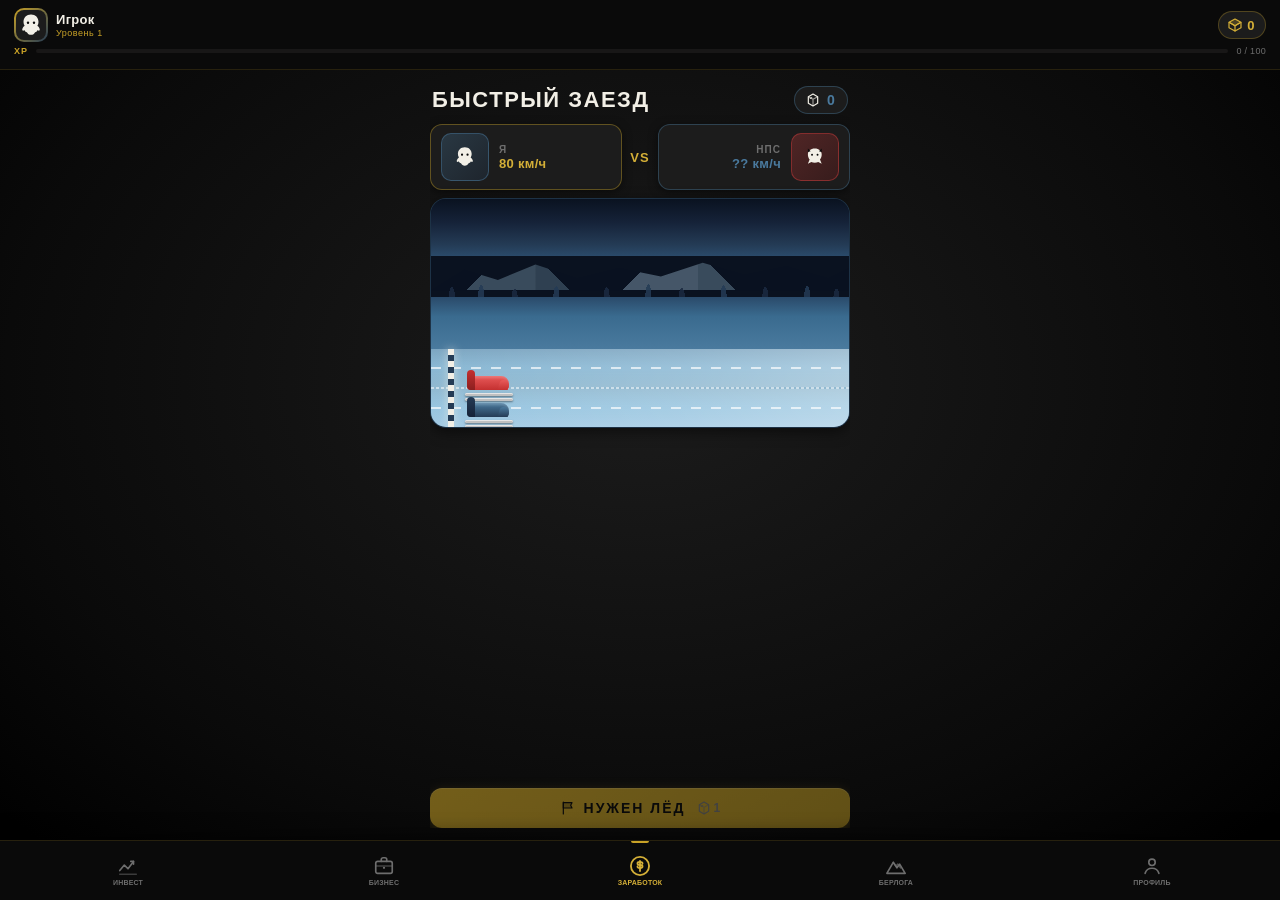
<file: race.html>
<!DOCTYPE html>
<html lang="ru">
<head>
    <meta charset="UTF-8">
    <meta name="viewport" content="width=device-width, initial-scale=1.0, maximum-scale=1.0, user-scalable=no, viewport-fit=cover">
    <title>Быстрый заезд — Лохматый клуб</title>
    <link rel="stylesheet" href="style.css?v=18">
</head>
<body>
    <div id="app">
        <!-- TOP PANEL -->
        <header id="top-panel">
            <div class="top-row">
                <div class="player-info">
                    <div class="avatar">
                        <div class="avatar-inner">
                            <svg class="icon icon--avatar" viewBox="0 0 40 40" aria-hidden="true"><use href="assets/icons.svg#i-avatar-yeti"></use></svg>
                        </div>
                    </div>
                    <div class="player-name-level">
                        <div class="player-name" id="player-name">Игрок</div>
                        <div class="player-level" id="player-level">Уровень 1</div>
                    </div>
                </div>
                <div class="balance-badge-group">
                    <div class="balance-badge">
                        <svg class="icon icon--top wallet-icon" viewBox="0 0 24 24" aria-hidden="true"><use href="assets/icons.svg#i-balance-coin"></use></svg>
                        <span class="balance-value" id="balance-value">0</span>
                    </div>
                </div>
            </div>
            <div class="xp-row">
                <span class="xp-label">XP</span>
                <div class="xp-bar">
                    <div class="xp-bar-fill" id="xp-fill"></div>
                </div>
                <span class="xp-text" id="xp-text">0 / 100</span>
            </div>
        </header>

        <!-- CONTENT AREA -->
        <main id="content">
            <div id="screen-race" class="screen-content">

                <!-- TOPBAR -->
                <div class="race-topbar">
                    <div class="race-title">Быстрый заезд</div>
                    <div class="race-ice-badge">
                        <svg class="icon icon--top race-ice-emoji" viewBox="0 0 24 24" aria-hidden="true"><use href="assets/icons.svg#i-ice-cube"></use></svg>
                        <span class="race-ice-value" id="race-ice-value">0</span>
                    </div>
                </div>

                <!-- RACER CARDS -->
                <div class="race-racers">
                    <div class="racer-card racer-me">
                        <div class="racer-avatar racer-avatar-me">
                            <svg class="icon icon--avatar" viewBox="0 0 40 40" aria-hidden="true"><use href="assets/icons.svg#i-avatar-yeti"></use></svg>
                        </div>
                        <div class="racer-info">
                            <div class="racer-title">Я</div>
                            <div class="racer-speed"><span id="my-speed">80</span> км/ч</div>
                        </div>
                    </div>

                    <div class="racer-vs">VS</div>

                    <div class="racer-card racer-npc">
                        <div class="racer-info racer-info-right">
                            <div class="racer-title">НПС</div>
                            <div class="racer-speed"><span id="npc-speed">??</span> км/ч</div>
                        </div>
                        <div class="racer-avatar racer-avatar-npc">
                            <svg class="icon icon--avatar" viewBox="0 0 40 40" aria-hidden="true"><use href="assets/icons.svg#i-fox"></use></svg>
                        </div>
                    </div>
                </div>

                <!-- TRACK -->
                <div class="race-track" id="race-track">

                    <div class="race-scene">
                        <div class="race-sky"></div>
                        <div class="race-mountains"></div>
                        <div class="race-trees-layer"></div>
                        <div class="race-ground"></div>
                    </div>

                    <div class="race-lanes" id="race-lanes">
                        <div class="race-lane race-lane-npc">
                            <div class="race-lane-dash"></div>
                        </div>
                        <div class="race-lane race-lane-me">
                            <div class="race-lane-dash"></div>
                        </div>
                    </div>

                    <div class="race-start-line" id="race-start-line"></div>
                    <div class="race-finish-line" id="race-finish-line"></div>

                    <div class="race-runner race-runner-npc" id="runner-npc">
                        <div class="sled sled-red">
                            <div class="sled-body"></div>
                            <div class="sled-back"></div>
                            <div class="sled-front"></div>
                            <div class="sled-runner-left"></div>
                            <div class="sled-runner-right"></div>
                        </div>
                    </div>

                    <div class="race-runner race-runner-me" id="runner-me">
                        <div class="sled sled-blue">
                            <div class="sled-body"></div>
                            <div class="sled-back"></div>
                            <div class="sled-front"></div>
                            <div class="sled-runner-left"></div>
                            <div class="sled-runner-right"></div>
                        </div>
                    </div>

                    <div class="race-snow" id="race-snow"></div>

                    <!-- СВЕТОФОР F1 -->
                    <div class="race-traffic" id="race-traffic" style="display:none">
                        <div class="traffic-light" id="tl1"></div>
                        <div class="traffic-light" id="tl2"></div>
                        <div class="traffic-light" id="tl3"></div>
                        <div class="traffic-light" id="tl4"></div>
                        <div class="traffic-light" id="tl5"></div>
                    </div>

                </div>

                <!-- START BUTTON -->
                <button class="race-start-btn" id="race-start-btn">
                    <svg class="icon icon--top race-start-emoji" viewBox="0 0 24 24" aria-hidden="true"><use href="assets/icons.svg#i-race-flag"></use></svg>
                    <span class="race-start-text" id="race-start-text">СТАРТ</span>
                    <span class="race-start-cost" id="race-start-cost">
                        <svg class="icon icon--top" viewBox="0 0 24 24" aria-hidden="true" style="margin-right:3px"><use href="assets/icons.svg#i-ice-cube"></use></svg>
                        1
                    </span>
                </button>

                <!-- RESULT -->
                <div class="race-result hidden" id="race-result"></div>

            </div>
        </main>

        <!-- BOTTOM NAV -->
        <nav id="bottom-nav">
            <button class="nav-item" data-screen="invest" aria-label="Инвестиции">
                <svg class="icon icon--nav nav-icon" viewBox="0 0 24 24" aria-hidden="true"><use href="assets/icons.svg#i-nav-invest"></use></svg>
                <span class="nav-label">Инвест</span>
            </button>
            <button class="nav-item" data-screen="business" aria-label="Бизнес">
                <svg class="icon icon--nav nav-icon" viewBox="0 0 24 24" aria-hidden="true"><use href="assets/icons.svg#i-nav-business"></use></svg>
                <span class="nav-label">Бизнес</span>
            </button>
            <button class="nav-item active" data-screen="earn" aria-label="Заработок">
                <svg class="icon icon--nav nav-icon" viewBox="0 0 24 24" aria-hidden="true"><use href="assets/icons.svg#i-nav-earn"></use></svg>
                <span class="nav-label">Заработок</span>
            </button>
            <button class="nav-item" data-screen="berloga" aria-label="Берлога">
                <svg class="icon icon--nav nav-icon" viewBox="0 0 24 24" aria-hidden="true"><use href="assets/icons.svg#i-nav-berloga"></use></svg>
                <span class="nav-label">Берлога</span>
            </button>
            <button class="nav-item" data-screen="profile" aria-label="Профиль">
                <svg class="icon icon--nav nav-icon" viewBox="0 0 24 24" aria-hidden="true"><use href="assets/icons.svg#i-nav-profile"></use></svg>
                <span class="nav-label">Профиль</span>
            </button>
        </nav>
    </div>

    <script>
        (function() {
            const PLAYER_KEY = 'lokhmaty_player_v1';

            const MY_SPEED = 80;
            const RACE_DURATION = 5000;
            const WIN_CHANCE = 0.78;
            const REWARD_WIN_WALLET = 100;
            const REWARD_WIN_XP = 3;
            const REWARD_LOSE_XP = 1;
            const RACE_COST_ICE = 1;

            const LIGHT_STEP_MS = 300;
            const LIGHT_HOLD_MS = 1000;
            const LIGHT_FADEOUT_MS = 400;

            const START_X = 14;
            const END_X = 88;
            const START_LINE_START = 4;
            const START_LINE_END = -30;
            const FINISH_LINE_START = 120;
            const FINISH_LINE_END = 88;

            // SVG-хелпер
            function icon(id, size) {
                size = size || 'icon--top';
                return '<svg class="icon ' + size + '" viewBox="0 0 24 24" aria-hidden="true"><use href="assets/icons.svg#' + id + '"></use></svg>';
            }

            function cumulativeXp(level) {
                let total = 0;
                for (let i = 1; i < level; i++) total += i * 100;
                return total;
            }

            function getLevelInfo(totalXp) {
                let level = 1;
                while (cumulativeXp(level + 1) <= totalXp) level++;
                const base = cumulativeXp(level);
                const next = cumulativeXp(level + 1);
                return {
                    level,
                    currentInLevel: totalXp - base,
                    needForLevel: next - base,
                };
            }

            const state = { wallet: 0, ice: 0, totalXp: 0, racing: false };

            const balanceValue = document.getElementById('balance-value');
            const xpFill = document.getElementById('xp-fill');
            const xpText = document.getElementById('xp-text');
            const playerLevelEl = document.getElementById('player-level');
            const raceIceValue = document.getElementById('race-ice-value');

            const mySpeedEl = document.getElementById('my-speed');
            const npcSpeedEl = document.getElementById('npc-speed');

            const runnerMe = document.getElementById('runner-me');
            const runnerNpc = document.getElementById('runner-npc');

            const startLine = document.getElementById('race-start-line');
            const finishLine = document.getElementById('race-finish-line');

            const raceLanes = document.getElementById('race-lanes');

            const startBtn = document.getElementById('race-start-btn');
            const startText = document.getElementById('race-start-text');
            const startCost = document.getElementById('race-start-cost');
            const resultEl = document.getElementById('race-result');

            const trafficEl = document.getElementById('race-traffic');
            const tl1 = document.getElementById('tl1');
            const tl2 = document.getElementById('tl2');
            const tl3 = document.getElementById('tl3');
            const tl4 = document.getElementById('tl4');
            const tl5 = document.getElementById('tl5');
            const trafficLights = [tl1, tl2, tl3, tl4, tl5];

            const snowLayer = document.getElementById('race-snow');
            const navItems = document.querySelectorAll('.nav-item');

            // ====== СНЕЖИНКИ ======
            function createSnow() {
                snowLayer.innerHTML = '';
                const count = 18;
                for (let i = 0; i < count; i++) {
                    const flake = document.createElement('span');
                    flake.className = 'snowflake';
                    flake.style.left = (Math.random() * 100) + '%';
                    flake.style.animationDelay = (Math.random() * 6) + 's';
                    flake.style.animationDuration = (4 + Math.random() * 4) + 's';
                    flake.style.opacity = (0.4 + Math.random() * 0.6).toString();
                    flake.style.transform = 'scale(' + (0.5 + Math.random() * 0.7) + ')';
                    snowLayer.appendChild(flake);
                }
            }
            createSnow();

            function formatNumber(num) {
                num = Math.floor(num);
                return num.toString().replace(/\B(?=(\d{3})+(?!\d))/g, ' ');
            }

            function savePlayer() {
                try {
                    const raw = localStorage.getItem(PLAYER_KEY);
                    const existing = raw ? JSON.parse(raw) : {};
                    existing.wallet = state.wallet;
                    existing.ice = state.ice;
                    existing.totalXp = state.totalXp;
                    localStorage.setItem(PLAYER_KEY, JSON.stringify(existing));
                } catch (e) {}
            }

            function loadPlayer() {
                try {
                    const raw = localStorage.getItem(PLAYER_KEY);
                    if (raw) {
                        const p = JSON.parse(raw);
                        if (typeof p.wallet === 'number') state.wallet = p.wallet;
                        if (typeof p.ice === 'number') state.ice = p.ice;
                        if (typeof p.totalXp === 'number') state.totalXp = p.totalXp;
                    } else {
                        state.wallet = 0;
                        state.ice = 0;
                        state.totalXp = 0;
                        savePlayer();
                    }
                } catch (e) {}
            }

            function renderTop() {
                balanceValue.textContent = formatNumber(state.wallet);
                if (raceIceValue) raceIceValue.textContent = formatNumber(state.ice);

                const info = getLevelInfo(state.totalXp);
                const percent = Math.min((info.currentInLevel / info.needForLevel) * 100, 100);
                xpFill.style.width = percent + '%';
                xpText.textContent = formatNumber(info.currentInLevel) + ' / ' + formatNumber(info.needForLevel);
                playerLevelEl.textContent = 'Уровень ' + info.level;
            }

            function updateStartButton() {
                if (state.racing) return;
                const hasIce = state.ice >= RACE_COST_ICE;
                startText.textContent = hasIce ? 'СТАРТ' : 'НУЖЕН ЛЁД';
                startBtn.disabled = !hasIce;
                startCost.innerHTML = icon('i-ice-cube', 'icon--top') + ' ' + RACE_COST_ICE;
            }

            function resetPositions() {
                runnerMe.style.transition = 'none';
                runnerNpc.style.transition = 'none';
                runnerMe.style.left = START_X + '%';
                runnerNpc.style.left = START_X + '%';

                startLine.style.transition = 'none';
                startLine.style.left = START_LINE_START + '%';

                finishLine.style.transition = 'none';
                finishLine.style.left = FINISH_LINE_START + '%';

                void runnerMe.offsetWidth;
                void runnerNpc.offsetWidth;
                void startLine.offsetWidth;
                void finishLine.offsetWidth;

                runnerMe.style.transition = '';
                runnerNpc.style.transition = '';
                startLine.style.transition = '';
                finishLine.style.transition = '';
            }

            function runTrafficLight() {
                return new Promise(resolve => {
                    trafficEl.style.display = 'flex';

                    trafficLights.forEach(l => {
                        l.style.background = '#1A1A1A';
                        l.style.borderColor = '#2A2A2A';
                        l.style.boxShadow = 'inset 0 2px 4px rgba(0,0,0,0.8)';
                    });

                    for (let i = 0; i < 5; i++) {
                        setTimeout(() => {
                            trafficLights[i].style.background = 'radial-gradient(circle at 35% 35%, #FF5050, #C00000)';
                            trafficLights[i].style.borderColor = '#FF5050';
                            trafficLights[i].style.boxShadow = '0 0 18px rgba(255, 60, 60, 0.95), inset 0 -2px 4px rgba(0,0,0,0.4)';
                        }, LIGHT_STEP_MS * (i + 1));
                    }

                    const totalOn = LIGHT_STEP_MS * 5 + LIGHT_HOLD_MS;

                    setTimeout(() => {
                        trafficLights.forEach(l => {
                            l.style.background = '#1A1A1A';
                            l.style.borderColor = '#2A2A2A';
                            l.style.boxShadow = 'inset 0 2px 4px rgba(0,0,0,0.8)';
                        });

                        setTimeout(() => {
                            trafficEl.style.display = 'none';
                            resolve();
                        }, LIGHT_FADEOUT_MS);

                    }, totalOn);
                });
            }

            function startRace() {
                if (state.racing) return;

                if (state.ice < RACE_COST_ICE) {
                    startBtn.classList.add('shake');
                    setTimeout(() => startBtn.classList.remove('shake'), 400);
                    return;
                }

                state.ice -= RACE_COST_ICE;
                savePlayer();
                renderTop();

                state.racing = true;

                resultEl.classList.add('hidden');
                resultEl.classList.remove('win', 'lose');

                resetPositions();

                startBtn.disabled = true;
                startText.textContent = 'ПОДГОТОВКА...';
                startCost.innerHTML = '';

                const playerWins = Math.random() < WIN_CHANCE;

                let npcSpeed;
                if (playerWins) {
                    npcSpeed = 60 + Math.floor(Math.random() * 20);
                } else {
                    npcSpeed = 81 + Math.floor(Math.random() * 20);
                }

                runTrafficLight().then(() => {
                    startText.textContent = 'В ГОНКЕ...';

                    raceLanes.classList.add('racing');

                    npcSpeedEl.textContent = npcSpeed;

                    const maxSpeed = Math.max(MY_SPEED, npcSpeed);
                    const myFinalProgress = MY_SPEED / maxSpeed;
                    const npcFinalProgress = npcSpeed / maxSpeed;

                    const range = END_X - START_X;
                    const startLineRange = START_LINE_START - START_LINE_END;
                    const finishLineRange = FINISH_LINE_START - FINISH_LINE_END;
                    const startTime = performance.now();

                    function tick(now) {
                        const elapsed = now - startTime;
                        const t = Math.min(elapsed / RACE_DURATION, 1);

                        const myLeft = START_X + (t * myFinalProgress) * range;
                        const npcLeft = START_X + (t * npcFinalProgress) * range;

                        runnerMe.style.left = myLeft + '%';
                        runnerNpc.style.left = npcLeft + '%';

                        const startLineLeft = START_LINE_START - t * startLineRange;
                        startLine.style.left = startLineLeft + '%';

                        const finishLeft = FINISH_LINE_START - t * finishLineRange;
                        finishLine.style.left = finishLeft + '%';

                        if (t < 1) {
                            requestAnimationFrame(tick);
                        } else {
                            raceLanes.classList.remove('racing');
                            finishRace(playerWins);
                        }
                    }
                    requestAnimationFrame(tick);
                });
            }

            function finishRace(playerWins) {
                let message;

                if (playerWins) {
                    state.wallet += REWARD_WIN_WALLET;
                    state.totalXp += REWARD_WIN_XP;
                    message = icon('i-balance-coin', 'icon--top') + ' ПОБЕДА! +' + REWARD_WIN_WALLET + ' · +' + REWARD_WIN_XP + ' XP';
                    resultEl.classList.add('win');
                } else {
                    state.totalXp += REWARD_LOSE_XP;
                    message = icon('i-frost', 'icon--top') + ' Проигрыш... +' + REWARD_LOSE_XP + ' XP';
                    resultEl.classList.add('lose');
                }

                resultEl.innerHTML = message;
                resultEl.classList.remove('hidden');

                savePlayer();
                renderTop();

                state.racing = false;

                const hasIce = state.ice >= RACE_COST_ICE;
                startBtn.disabled = !hasIce;
                startText.textContent = hasIce ? 'ЕЩЁ РАЗ' : 'НУЖЕН ЛЁД';
                startCost.innerHTML = icon('i-ice-cube', 'icon--top') + ' ' + RACE_COST_ICE;
            }

            // ====== НАВИГАЦИЯ ======
            navItems.forEach(item => {
                const go = function(e) {
                    e.preventDefault();
                    if (state.racing) return;

                    const screen = this.dataset.screen;

                    if (screen === 'business') { window.location.href = 'business.html'; return; }
                    if (screen === 'earn')     { window.location.href = 'index.html#earn';    return; }
                    if (screen === 'berloga')  { window.location.href = 'index.html#berloga'; return; }
                    if (screen === 'invest')   { window.location.href = 'index.html#invest';  return; }
                    if (screen === 'profile')  { window.location.href = 'index.html#profile'; return; }
                };
                item.addEventListener('click', go);
                item.addEventListener('touchstart', function(e) {
                    e.preventDefault();
                    go.call(this, e);
                }, { passive: false });
            });

            startBtn.addEventListener('click', startRace);
            startBtn.addEventListener('touchstart', function(e) {
                e.preventDefault();
                startRace();
            }, { passive: false });

            function init() {
                loadPlayer();
                renderTop();
                resetPositions();
                updateStartButton();
            }
            init();

            document.addEventListener('visibilitychange', function() {
                if (document.visibilityState === 'visible') {
                    loadPlayer();
                    renderTop();
                    if (!state.racing) updateStartButton();
                }
            });

            window.addEventListener('focus', function() {
                loadPlayer();
                renderTop();
                if (!state.racing) updateStartButton();
            });
        })();
    </script>
</body>
</html>
</file>
<file: style.css>
/* ============================================================
   ЛОХМАТЫЙ КЛУБ — единый style.css
   Версия: consolidated (SVG icons + icebreak redesign)
   ============================================================ */

:root {
    --bg-primary: #0A0A0A;
    --bg-secondary: #1C1C1C;
    --bg-card: #1C1C1C;
    --bg-panel: #0A0A0A;
    --text-primary: #F2EFE6;
    --text-secondary: #C9A227;
    --text-muted: #6E6E6E;
    --accent-orange: #C9A227;
    --accent-orange-light: #D4AF37;
    --accent-orange-dark: #A88920;
    --accent-green: #1B2A41;
    --accent-green-light: #243B55;
    --accent-green-dark: #152238;
    --accent-blue: #243B55;
    --accent-blue-light: #4A7A9E;
    --accent-blue-dark: #1B2A41;
    --accent-brown: #5C4033;
    --accent-brown-dark: #3E2723;
    --gradient-accent: linear-gradient(135deg, #C9A227, #243B55);
    --border-radius: 16px;
    --border-radius-sm: 10px;
    --shadow-card: 0 8px 24px rgba(0, 0, 0, 0.5);
    --shadow-bottom: 0 -4px 20px rgba(0, 0, 0, 0.6);
    --font-size-xs: 9px;
    --font-size-sm: 11px;
    --font-size-md: 13px;
    --font-size-lg: 15px;
    --font-size-xl: 18px;
    --font-size-xxl: 22px;
    --bottom-nav-height: 60px;
    --top-panel-height: 70px;
}

* {
    margin: 0;
    padding: 0;
    box-sizing: border-box;
    -webkit-tap-highlight-color: transparent;
    user-select: none;
    -webkit-user-select: none;
}

html,
body {
    height: 100%;
    height: 100dvh;
    width: 100%;
    overflow: hidden;
    font-family: -apple-system, BlinkMacSystemFont, 'Segoe UI', Roboto, 'Helvetica Neue', Arial, sans-serif;
    background: var(--bg-primary);
    color: var(--text-primary);
    position: fixed;
    top: 0;
    left: 0;
    overscroll-behavior: none;
    -webkit-overflow-scrolling: none;
}

#app {
    display: flex;
    flex-direction: column;
    height: 100vh;
    height: 100dvh;
    height: -webkit-fill-available;
    width: 100vw;
    max-width: 100%;
    max-height: 100%;
    background: var(--bg-primary);
    position: relative;
    overflow: hidden;
}

/* ============ TOP PANEL ============ */
#top-panel {
    display: flex;
    flex-direction: column;
    background: var(--bg-panel);
    border-bottom: 1px solid rgba(201, 162, 39, 0.15);
    padding: 8px 14px;
    padding-top: max(8px, env(safe-area-inset-top, 0px));
    flex-shrink: 0;
    z-index: 10;
    min-height: var(--top-panel-height);
}

.top-row {
    display: flex;
    align-items: center;
    justify-content: space-between;
    gap: 10px;
}

.player-info {
    display: flex;
    align-items: center;
    gap: 8px;
    min-width: 0;
    flex-shrink: 1;
}

.avatar {
    width: 34px;
    height: 34px;
    border-radius: var(--border-radius-sm);
    background: var(--gradient-accent);
    padding: 2px;
    flex-shrink: 0;
    display: flex;
    align-items: center;
    justify-content: center;
}

.avatar-inner {
    width: 100%;
    height: 100%;
    border-radius: calc(var(--border-radius-sm) - 2px);
    background: var(--bg-card);
    display: flex;
    align-items: center;
    justify-content: center;
    overflow: hidden;
    line-height: 1;
}

.player-name-level { min-width: 0; }

.player-name {
    font-size: var(--font-size-md);
    font-weight: 600;
    color: var(--text-primary);
    white-space: nowrap;
    overflow: hidden;
    text-overflow: ellipsis;
    letter-spacing: 0.3px;
}

.player-level {
    font-size: var(--font-size-xs);
    color: var(--text-secondary);
    margin-top: 1px;
    letter-spacing: 0.5px;
}

.balance-badge-group {
    display: flex;
    align-items: center;
    gap: 6px;
    flex-shrink: 0;
}

.balance-badge {
    display: flex;
    align-items: center;
    gap: 4px;
    background: var(--bg-card);
    border: 1px solid rgba(201, 162, 39, 0.3);
    border-radius: 20px;
    padding: 5px 10px 5px 8px;
    flex-shrink: 0;
    transition: all 0.2s ease;
}

.balance-badge.ice { border-color: rgba(74, 122, 158, 0.5); }

.balance-badge .wallet-icon {
    line-height: 1;
    flex-shrink: 0;
    display: flex;
    align-items: center;
    justify-content: center;
    color: var(--accent-orange-light);
}

.balance-badge .balance-value {
    font-size: var(--font-size-md);
    font-weight: 700;
    color: var(--accent-orange-light);
    letter-spacing: 0.5px;
    transition: transform 0.25s ease, color 0.25s ease;
}

.balance-badge.ice .balance-value { color: var(--accent-blue-light); }
.balance-badge.ice .wallet-icon   { color: var(--accent-blue-light); }

.balance-badge .balance-value.pulse {
    animation: balancePulse 0.3s ease;
}

@keyframes balancePulse {
    0%   { transform: scale(1);    color: var(--accent-orange-light); }
    50%  { transform: scale(1.15); color: #FFE080; }
    100% { transform: scale(1);    color: var(--accent-orange-light); }
}

.xp-row {
    display: flex;
    align-items: center;
    gap: 8px;
    width: 100%;
    margin-top: 4px;
}

.xp-label {
    font-size: var(--font-size-xs);
    font-weight: 700;
    color: var(--text-secondary);
    letter-spacing: 1px;
    flex-shrink: 0;
}

.xp-bar {
    flex: 1;
    height: 4px;
    background: rgba(242, 239, 230, 0.06);
    border-radius: 2px;
    overflow: hidden;
    position: relative;
}

.xp-bar-fill {
    height: 100%;
    background: var(--gradient-accent);
    border-radius: 2px;
    transition: width 0.5s ease;
    width: 0%;
}

.xp-text {
    font-size: var(--font-size-xs);
    color: var(--text-muted);
    flex-shrink: 0;
    white-space: nowrap;
    letter-spacing: 0.3px;
}

/* ============ CONTENT AREA ============ */
#content {
    flex: 1 1 0;
    display: flex;
    align-items: stretch;
    justify-content: center;
    overflow: hidden;
    position: relative;
    background: radial-gradient(ellipse at 50% 40%, #1C1C1C 0%, #0A0A0A 70%, #000000 100%);
    padding: 8px 10px;
    min-height: 0;
}

/* ============ BERLOGA SCREEN ============ */
#screen-berloga {
    display: flex;
    flex-direction: column;
    width: 100%;
    height: 100%;
    max-width: 420px;
    gap: 8px;
    overflow: hidden;
    min-height: 0;
}

.berloga-top-block {
    flex: 1 1 0;
    min-height: 0;
    position: relative;
}

.yeti-image-block {
    width: 100%;
    height: 100%;
    border-radius: var(--border-radius);
    overflow: hidden;
    background: var(--bg-card);
}

.yeti-image-block img {
    width: 100%;
    height: 100%;
    object-fit: contain;
    display: block;
    pointer-events: none;
    -webkit-user-drag: none;
    user-drag: none;
    background: #0A0A0A;
}

.stats-row {
    position: absolute;
    bottom: 0;
    left: 0;
    right: 0;
    display: flex;
    gap: 6px;
    padding: 10px;
    z-index: 5;
}

.stat-block {
    background: rgba(28, 28, 28, 0.85);
    backdrop-filter: blur(8px);
    -webkit-backdrop-filter: blur(8px);
    border-radius: var(--border-radius-sm);
    padding: 6px 10px;
    display: flex;
    align-items: center;
    gap: 6px;
    border: 1px solid rgba(201, 162, 39, 0.25);
    flex: 1;
    min-width: 0;
    justify-content: center;
}

.stat-block .stat-emoji {
    line-height: 1;
    flex-shrink: 0;
    filter: drop-shadow(0 0 2px rgba(0, 0, 0, 0.6));
    color: var(--accent-orange-light);
}

.stat-block .stat-value {
    font-size: var(--font-size-sm);
    font-weight: 700;
    color: var(--text-primary);
    letter-spacing: 0.3px;
}

.stat-block.energy .stat-value { color: var(--accent-orange-light); }
.stat-block.energy .stat-emoji { color: var(--accent-orange-light); }
.stat-block.frost  .stat-value { color: var(--accent-blue-light); }
.stat-block.frost  .stat-emoji { color: var(--accent-blue-light); }
.stat-block.paw    .stat-value { color: var(--accent-brown); }
.stat-block.paw    .stat-emoji { color: #C48B5B; }

.berloga-buttons-block {
    flex: 1 1 0;
    min-height: 0;
    display: flex;
    flex-direction: column;
}

.berloga-buttons-grid {
    display: grid;
    grid-template-columns: repeat(3, minmax(0, 1fr));
    grid-template-rows: repeat(3, minmax(0, 1fr));
    gap: 6px;
    flex: 1 1 0;
    min-height: 0;
}

.berloga-btn {
    background: var(--bg-card);
    border-radius: 12px;
    box-shadow: 0 2px 10px rgba(0, 0, 0, 0.5);
    border: 1px solid rgba(201, 162, 39, 0.1);
    display: flex;
    flex-direction: column;
    align-items: center;
    justify-content: center;
    gap: 4px;
    cursor: default;
    transition: transform 0.15s ease, background 0.15s ease;
    padding: 6px;
    min-height: 0;
    min-width: 0;
    overflow: hidden;
    text-decoration: none;
    color: inherit;
}

.berloga-btn:active {
    transform: scale(0.96);
    background: var(--bg-secondary);
}

.berloga-btn .btn-emoji {
    line-height: 1;
    flex-shrink: 0;
    filter: drop-shadow(0 2px 4px rgba(0, 0, 0, 0.6));
    color: var(--accent-orange-light);
}

.berloga-btn .btn-label {
    font-size: 11px;
    font-weight: 600;
    color: var(--text-primary);
    letter-spacing: 0.2px;
    text-align: center;
    line-height: 1.15;
    white-space: nowrap;
    overflow: hidden;
    text-overflow: ellipsis;
    max-width: 100%;
}

.ice-generator {
    appearance: none;
    -webkit-tap-highlight-color: transparent;
    outline: none;
    font-family: inherit;
    cursor: pointer;
    text-decoration: none;
    color: inherit;
    touch-action: manipulation;
    border-color: rgba(74, 122, 158, 0.35);
}

/* ============ PLACEHOLDER SCREENS ============ */
.screen-placeholder {
    display: flex;
    flex-direction: column;
    align-items: center;
    justify-content: center;
    width: 100%;
    height: 100%;
    gap: 12px;
    padding: 20px;
}

.placeholder-card {
    background: var(--bg-card);
    border-radius: var(--border-radius);
    padding: 28px 22px;
    text-align: center;
    box-shadow: var(--shadow-card);
    border: 1px solid rgba(201, 162, 39, 0.12);
    max-width: 280px;
    width: 100%;
}

.placeholder-card .icon {
    margin: 0 auto 12px;
    display: flex;
    align-items: center;
    justify-content: center;
    color: var(--accent-orange-light);
    filter: drop-shadow(0 2px 6px rgba(0, 0, 0, 0.6));
}

.placeholder-card .title {
    font-size: var(--font-size-xl);
    font-weight: 700;
    color: var(--text-primary);
    margin-bottom: 6px;
    letter-spacing: 0.3px;
}

.placeholder-card .subtitle {
    font-size: var(--font-size-sm);
    color: var(--text-secondary);
    line-height: 1.5;
    letter-spacing: 0.3px;
}

/* ============ EARN SCREEN ============ */
.earn-screen {
    display: flex;
    flex-direction: column;
    width: 100%;
    height: 100%;
    max-width: 420px;
    padding: 4px 8px;
    gap: 12px;
    overflow: hidden;
    min-height: 0;
}

.earn-topbar {
    display: flex;
    align-items: center;
    justify-content: space-between;
    gap: 8px;
    padding: 6px 2px 4px;
    flex-shrink: 0;
}

.earn-title {
    font-size: 22px;
    font-weight: 800;
    color: var(--text-primary);
    letter-spacing: 1.5px;
    text-transform: uppercase;
}

.earn-ice-badge {
    display: flex;
    align-items: center;
    gap: 6px;
    background: var(--bg-card);
    border: 1px solid rgba(74, 122, 158, 0.4);
    border-radius: 20px;
    padding: 5px 12px 5px 10px;
    flex-shrink: 0;
    white-space: nowrap;
}

.earn-ice-emoji {
    line-height: 1;
    color: var(--accent-blue-light);
}

.earn-ice-value {
    font-size: 14px;
    font-weight: 800;
    color: var(--accent-blue-light);
    letter-spacing: 0.3px;
}

.earn-actions {
    display: flex;
    flex-direction: column;
    gap: 10px;
    flex-shrink: 0;
}

.earn-action-card {
    display: flex;
    align-items: center;
    gap: 12px;
    padding: 14px 16px;
    background: var(--bg-card);
    border: 1px solid rgba(201, 162, 39, 0.15);
    border-radius: 14px;
    box-shadow: 0 2px 10px rgba(0, 0, 0, 0.5);
    text-decoration: none;
    color: inherit;
    transition: transform 0.12s ease, background 0.15s ease, border-color 0.2s ease;
    touch-action: manipulation;
    -webkit-tap-highlight-color: transparent;
    cursor: pointer;
}

.earn-action-card:active {
    transform: scale(0.98);
    background: var(--bg-secondary);
    border-color: rgba(201, 162, 39, 0.35);
}

.earn-action-icon {
    width: 48px;
    height: 48px;
    border-radius: 12px;
    background: var(--bg-secondary);
    border: 1px solid rgba(255, 255, 255, 0.06);
    display: flex;
    align-items: center;
    justify-content: center;
    flex-shrink: 0;
    filter: drop-shadow(0 2px 4px rgba(0, 0, 0, 0.5));
    color: var(--accent-orange-light);
}

.earn-action-info {
    flex: 1;
    min-width: 0;
    display: flex;
    flex-direction: column;
    gap: 2px;
}

.earn-action-title {
    font-size: 14px;
    font-weight: 800;
    color: var(--text-primary);
    letter-spacing: 0.2px;
    white-space: nowrap;
    overflow: hidden;
    text-overflow: ellipsis;
}

.earn-action-sub {
    font-size: 10px;
    color: var(--text-muted);
    letter-spacing: 0.2px;
    white-space: nowrap;
    overflow: hidden;
    text-overflow: ellipsis;
}

.earn-action-arrow {
    font-size: 24px;
    font-weight: 700;
    color: var(--accent-orange-light);
    opacity: 0.6;
    flex-shrink: 0;
    line-height: 1;
    padding-right: 2px;
}

/* ============ BUSINESS SCREEN ============ */
.business-screen {
    display: flex;
    flex-direction: column;
    width: 100%;
    height: 100%;
    max-width: 420px;
    padding: 4px 8px;
    gap: 10px;
    overflow: hidden;
    min-height: 0;
}

.biz-header {
    display: flex;
    align-items: center;
    justify-content: space-between;
    gap: 8px;
    padding: 6px 2px 4px;
    flex-shrink: 0;
}

.biz-title {
    font-size: 22px;
    font-weight: 800;
    color: var(--text-primary);
    letter-spacing: 1.5px;
    text-transform: uppercase;
}

.biz-slot-btn {
    appearance: none;
    cursor: pointer;
    font-family: inherit;
    padding: 6px 12px;
    border-radius: 20px;
    background: rgba(74, 122, 158, 0.15);
    border: 1px solid rgba(74, 122, 158, 0.4);
    color: var(--accent-blue-light);
    font-size: 11px;
    font-weight: 700;
    letter-spacing: 0.3px;
    transition: all 0.15s ease;
    flex-shrink: 0;
    white-space: nowrap;
    touch-action: manipulation;
    -webkit-tap-highlight-color: transparent;
    display: inline-flex;
    align-items: center;
}

.biz-slot-btn:active {
    transform: scale(0.96);
    background: rgba(74, 122, 158, 0.25);
}

.biz-slot-btn .icon {
    color: var(--accent-blue-light);
}

.biz-income-card {
    background: var(--bg-card);
    border: 1px solid rgba(201, 162, 39, 0.15);
    border-radius: 14px;
    padding: 14px 16px;
    display: flex;
    flex-direction: column;
    gap: 4px;
    flex-shrink: 0;
    box-shadow: 0 2px 10px rgba(0, 0, 0, 0.5);
}

.biz-income-value {
    font-size: 26px;
    font-weight: 800;
    color: var(--text-primary);
    letter-spacing: 0.3px;
    white-space: nowrap;
    overflow: hidden;
    text-overflow: ellipsis;
    line-height: 1.1;
}

.biz-income-label {
    font-size: 11px;
    font-weight: 500;
    color: #7DDFA0;
    letter-spacing: 0.3px;
}

.biz-open-btn {
    appearance: none;
    outline: none;
    cursor: pointer;
    font-family: inherit;
    width: 100%;
    padding: 14px 18px;
    border-radius: 12px;
    border: none;
    background: var(--gradient-accent);
    color: #0A0A0A;
    font-size: 14px;
    font-weight: 800;
    letter-spacing: 1.5px;
    text-transform: uppercase;
    box-shadow: 0 4px 14px rgba(201, 162, 39, 0.35), inset 0 1px 0 rgba(255, 255, 255, 0.15);
    transition: transform 0.12s ease, box-shadow 0.2s ease;
    flex-shrink: 0;
    touch-action: manipulation;
    -webkit-tap-highlight-color: transparent;
}

.biz-open-btn:active {
    transform: scale(0.97);
    box-shadow: 0 2px 8px rgba(201, 162, 39, 0.25);
}

.biz-my-header {
    display: flex;
    align-items: center;
    justify-content: space-between;
    gap: 8px;
    padding: 10px 2px 4px;
    flex-shrink: 0;
}

.biz-my-title {
    font-size: 16px;
    font-weight: 800;
    color: var(--text-primary);
    letter-spacing: 0.5px;
}

.biz-my-count {
    font-size: 14px;
    font-weight: 700;
    color: var(--text-muted);
    letter-spacing: 0.5px;
}

.biz-companies {
    flex: 1 1 0;
    min-height: 0;
    overflow-y: auto;
    display: flex;
    flex-direction: column;
    gap: 8px;
    padding-bottom: 4px;
    -webkit-overflow-scrolling: touch;
    overscroll-behavior: contain;
}

.biz-empty {
    flex: 1;
    display: flex;
    flex-direction: column;
    align-items: center;
    justify-content: center;
    gap: 6px;
    text-align: center;
    color: var(--text-muted);
    font-size: 12px;
    padding: 20px;
}

.biz-empty-emoji {
    margin-bottom: 4px;
    color: var(--text-muted);
    filter: grayscale(0.4) brightness(0.75);
}

.biz-empty-emoji .icon {
    width: 42px;
    height: 42px;
}

.biz-empty-hint {
    font-size: 10px;
    color: var(--text-muted);
    opacity: 0.7;
}

.biz-card {
    background: var(--bg-card);
    border: 1px solid rgba(201, 162, 39, 0.15);
    border-radius: 12px;
    padding: 10px 12px;
    display: grid;
    grid-template-columns: 44px 1fr auto;
    gap: 10px;
    align-items: center;
    box-shadow: 0 2px 10px rgba(0, 0, 0, 0.5);
    flex-shrink: 0;
    cursor: pointer;
    transition: transform 0.15s ease, background 0.15s ease;
}

.biz-card:active {
    transform: scale(0.99);
    background: var(--bg-secondary);
}

.biz-card-icon {
    width: 44px;
    height: 44px;
    border-radius: 10px;
    background: var(--bg-secondary);
    border: 1px solid rgba(201, 162, 39, 0.2);
    display: flex;
    align-items: center;
    justify-content: center;
    flex-shrink: 0;
    color: var(--accent-orange-light);
}

.biz-card-info {
    flex: 1;
    min-width: 0;
    display: flex;
    flex-direction: column;
    gap: 2px;
}

.biz-card-name {
    font-size: 13px;
    font-weight: 800;
    color: var(--text-primary);
    white-space: nowrap;
    overflow: hidden;
    text-overflow: ellipsis;
}

.biz-card-type {
    font-size: 10px;
    color: var(--text-muted);
    letter-spacing: 0.3px;
}

.biz-card-right {
    display: flex;
    flex-direction: column;
    align-items: flex-end;
    gap: 1px;
    flex-shrink: 0;
}

.biz-card-income {
    font-size: 13px;
    font-weight: 800;
    color: #7DDFA0;
    white-space: nowrap;
}

.biz-card-income-label {
    font-size: 9px;
    color: var(--text-muted);
    letter-spacing: 0.3px;
}

/* ============ MODAL OVERLAY ============ */
.modal-overlay {
    position: fixed;
    inset: 0;
    background: rgba(0, 0, 0, 0.75);
    backdrop-filter: blur(4px);
    -webkit-backdrop-filter: blur(4px);
    z-index: 100;
    display: flex;
    align-items: flex-end;
    justify-content: center;
    animation: modal-fade-in 0.2s ease-out;
}

.modal-overlay.hidden { display: none !important; }

@keyframes modal-fade-in {
    from { opacity: 0; }
    to   { opacity: 1; }
}

.modal-sheet {
    width: 100%;
    max-width: 480px;
    max-height: 85vh;
    background: var(--bg-panel);
    border-top-left-radius: 20px;
    border-top-right-radius: 20px;
    border-top: 1px solid rgba(201, 162, 39, 0.25);
    box-shadow: 0 -10px 40px rgba(0, 0, 0, 0.7);
    display: flex;
    flex-direction: column;
    overflow: hidden;
    animation: modal-slide-up 0.25s ease-out;
    padding-bottom: env(safe-area-inset-bottom, 0px);
}

@keyframes modal-slide-up {
    from { transform: translateY(30px); opacity: 0; }
    to   { transform: translateY(0);    opacity: 1; }
}

.modal-header {
    display: flex;
    align-items: center;
    justify-content: space-between;
    padding: 14px 18px 12px;
    border-bottom: 1px solid rgba(201, 162, 39, 0.12);
    flex-shrink: 0;
}

.modal-title {
    font-size: 16px;
    font-weight: 800;
    color: var(--text-primary);
    letter-spacing: 0.5px;
    text-transform: uppercase;
}

.modal-close {
    appearance: none;
    cursor: pointer;
    background: rgba(255, 255, 255, 0.06);
    border: 1px solid rgba(255, 255, 255, 0.1);
    color: var(--text-primary);
    width: 32px;
    height: 32px;
    border-radius: 50%;
    display: flex;
    align-items: center;
    justify-content: center;
    transition: all 0.15s ease;
    touch-action: manipulation;
    -webkit-tap-highlight-color: transparent;
    flex-shrink: 0;
}

.modal-close:active {
    transform: scale(0.9);
    background: rgba(255, 255, 255, 0.12);
}

.modal-close .icon {
    width: 14px;
    height: 14px;
    color: var(--text-primary);
}

.modal-body {
    flex: 1 1 auto;
    overflow-y: auto;
    padding: 14px 18px 20px;
    -webkit-overflow-scrolling: touch;
    overscroll-behavior: contain;
}

/* ============ CATALOG CARDS ============ */
.cat-card {
    background: var(--bg-card);
    border: 1px solid rgba(201, 162, 39, 0.15);
    border-radius: 14px;
    padding: 12px 14px;
    display: grid;
    grid-template-columns: 48px 1fr auto;
    gap: 12px;
    align-items: center;
    margin-bottom: 10px;
    box-shadow: 0 2px 10px rgba(0, 0, 0, 0.4);
    transition: all 0.15s ease;
}

.cat-card:last-child { margin-bottom: 0; }

.cat-icon {
    width: 48px;
    height: 48px;
    border-radius: 12px;
    background: var(--bg-secondary);
    border: 1px solid rgba(201, 162, 39, 0.2);
    display: flex;
    align-items: center;
    justify-content: center;
    flex-shrink: 0;
    color: var(--accent-orange-light);
}

.cat-info {
    min-width: 0;
    display: flex;
    flex-direction: column;
    gap: 2px;
}

.cat-name {
    font-size: 14px;
    font-weight: 800;
    color: var(--text-primary);
    white-space: nowrap;
    overflow: hidden;
    text-overflow: ellipsis;
}

.cat-type {
    font-size: 10px;
    color: var(--text-muted);
    letter-spacing: 0.3px;
}

.cat-income {
    font-size: 11px;
    font-weight: 700;
    color: #7DDFA0;
    letter-spacing: 0.3px;
    margin-top: 2px;
}

.cat-income span { color: var(--text-muted); font-weight: 500; }

.cat-buy-btn {
    appearance: none;
    cursor: pointer;
    font-family: inherit;
    padding: 8px 12px;
    border-radius: 10px;
    background: linear-gradient(135deg, #C9A227, #A88920);
    color: #0A0A0A;
    font-size: 11px;
    font-weight: 800;
    letter-spacing: 0.3px;
    border: none;
    white-space: nowrap;
    transition: all 0.15s ease;
    touch-action: manipulation;
    -webkit-tap-highlight-color: transparent;
    flex-shrink: 0;
    text-align: center;
    min-width: 100px;
}

.cat-buy-btn:active:not(.disabled):not(.owned) { transform: scale(0.96); }

.cat-buy-btn.disabled {
    background: var(--bg-card);
    color: var(--text-muted);
    border: 1px solid rgba(255, 255, 255, 0.08);
    cursor: not-allowed;
}

.cat-buy-btn.owned {
    background: rgba(125, 223, 160, 0.15);
    color: #7DDFA0;
    border: 1px solid rgba(125, 223, 160, 0.4);
    cursor: default;
}

/* ============ SLOTS MODAL ============ */
.slot-info {
    display: flex;
    flex-direction: column;
    gap: 10px;
    background: var(--bg-card);
    border: 1px solid rgba(201, 162, 39, 0.15);
    border-radius: 12px;
    padding: 14px 16px;
    margin-bottom: 14px;
}

.slot-info-row {
    display: flex;
    align-items: center;
    justify-content: space-between;
    gap: 8px;
    font-size: 13px;
    color: var(--text-muted);
}

.slot-info-row strong {
    color: var(--text-primary);
    font-weight: 800;
    font-size: 14px;
}

.slot-buy-btn {
    appearance: none;
    outline: none;
    cursor: pointer;
    font-family: inherit;
    width: 100%;
    padding: 14px 18px;
    border-radius: 12px;
    border: none;
    background: linear-gradient(135deg, #C9A227, #A88920);
    color: #0A0A0A;
    font-size: 14px;
    font-weight: 800;
    letter-spacing: 1.2px;
    text-transform: uppercase;
    box-shadow: 0 4px 14px rgba(201, 162, 39, 0.35), inset 0 1px 0 rgba(255, 255, 255, 0.15);
    transition: transform 0.12s ease, box-shadow 0.2s ease, opacity 0.2s ease;
    touch-action: manipulation;
    -webkit-tap-highlight-color: transparent;
}

.slot-buy-btn:active:not(:disabled) { transform: scale(0.97); }

.slot-buy-btn:disabled {
    background: var(--bg-card);
    color: var(--text-muted);
    box-shadow: none;
    border: 1px solid rgba(255, 255, 255, 0.08);
    cursor: not-allowed;
}

.slot-buy-btn.shake { animation: slot-shake 0.4s ease; }

@keyframes slot-shake {
    0%, 100% { transform: translateX(0); }
    20%      { transform: translateX(-5px); }
    40%      { transform: translateX(5px); }
    60%      { transform: translateX(-4px); }
    80%      { transform: translateX(4px); }
}

/* ============ UPGRADE MODAL ============ */
.upg-hero {
    display: flex;
    flex-direction: column;
    align-items: center;
    gap: 8px;
    padding: 6px 0 16px;
}

.upg-icon {
    width: 72px;
    height: 72px;
    border-radius: 18px;
    background: var(--bg-card);
    border: 1px solid rgba(201, 162, 39, 0.3);
    display: flex;
    align-items: center;
    justify-content: center;
    box-shadow: 0 4px 18px rgba(201, 162, 39, 0.2);
    color: var(--accent-orange-light);
}

.upg-level {
    font-size: 13px;
    font-weight: 700;
    color: var(--accent-orange-light);
    letter-spacing: 0.5px;
    text-transform: uppercase;
}

.upg-stats {
    display: flex;
    flex-direction: column;
    gap: 8px;
    background: var(--bg-card);
    border: 1px solid rgba(201, 162, 39, 0.15);
    border-radius: 12px;
    padding: 14px 16px;
    margin-bottom: 14px;
}

.upg-stat {
    display: flex;
    align-items: center;
    justify-content: space-between;
    gap: 8px;
    font-size: 13px;
    color: var(--text-muted);
}

.upg-stat strong {
    color: var(--text-primary);
    font-weight: 800;
    font-size: 14px;
}

.upg-stat.next strong { color: #7DDFA0; }

.upg-max {
    text-align: center;
    padding: 14px 16px;
    border-radius: 12px;
    background: rgba(125, 223, 160, 0.1);
    border: 1px solid rgba(125, 223, 160, 0.3);
    color: #7DDFA0;
    font-size: 13px;
    font-weight: 800;
    letter-spacing: 0.5px;
    text-transform: uppercase;
}

.upg-actions {
    display: flex;
    flex-direction: column;
    gap: 8px;
}

.upg-buy-btn {
    appearance: none;
    outline: none;
    cursor: pointer;
    font-family: inherit;
    width: 100%;
    padding: 14px 18px;
    border-radius: 12px;
    border: none;
    background: linear-gradient(135deg, #C9A227, #A88920);
    color: #0A0A0A;
    font-size: 14px;
    font-weight: 800;
    letter-spacing: 1.2px;
    text-transform: uppercase;
    box-shadow: 0 4px 14px rgba(201, 162, 39, 0.35), inset 0 1px 0 rgba(255, 255, 255, 0.15);
    transition: transform 0.12s ease, box-shadow 0.2s ease, opacity 0.2s ease;
    touch-action: manipulation;
    -webkit-tap-highlight-color: transparent;
}

.upg-buy-btn:active:not(:disabled) { transform: scale(0.97); }

.upg-buy-btn.disabled,
.upg-buy-btn:disabled {
    background: var(--bg-card);
    color: var(--text-muted);
    box-shadow: none;
    border: 1px solid rgba(255, 255, 255, 0.08);
    cursor: not-allowed;
}

.upg-buy-btn.shake { animation: slot-shake 0.4s ease; }

.upg-sell-btn {
    appearance: none;
    outline: none;
    cursor: pointer;
    font-family: inherit;
    width: 100%;
    padding: 12px 18px;
    border-radius: 12px;
    background: rgba(255, 90, 90, 0.12);
    border: 1px solid rgba(255, 90, 90, 0.4);
    color: #FF8B8B;
    font-size: 13px;
    font-weight: 800;
    letter-spacing: 1px;
    text-transform: uppercase;
    transition: all 0.15s ease;
    touch-action: manipulation;
    -webkit-tap-highlight-color: transparent;
}

.upg-sell-btn:active { transform: scale(0.97); }

.upg-sell-btn.confirm {
    background: rgba(255, 90, 90, 0.85);
    border-color: #FF5A5A;
    color: #FFFFFF;
    box-shadow: 0 0 20px rgba(255, 90, 90, 0.5);
}

/* ============ ICE GENERATOR / SAD PAGES ============ */
#screen-ice,
#screen-sad {
    display: flex;
    flex-direction: column;
    width: 100%;
    height: 100%;
    max-width: 420px;
    gap: 8px;
    overflow: hidden;
    min-height: 0;
}

.ice-hero {
    flex: 1 1 auto;
    min-height: 0;
    display: flex;
    flex-direction: column;
    align-items: center;
    gap: 6px;
    position: relative;
}

.ice-image-wrap {
    position: relative;
    flex: 1 1 auto;
    min-height: 0;
    width: 100%;
    display: flex;
    align-items: center;
    justify-content: center;
    overflow: hidden;
}

.ice-image-wrap img {
    max-width: 100%;
    max-height: 100%;
    width: auto;
    height: auto;
    object-fit: contain;
    display: block;
    pointer-events: none;
    -webkit-user-drag: none;
    user-drag: none;
    position: relative;
    z-index: 2;
    filter: drop-shadow(0 0 24px rgba(74, 122, 158, 0.35));
}

.ice-glow {
    position: absolute;
    top: 50%;
    left: 50%;
    width: 70%;
    height: 70%;
    transform: translate(-50%, -50%);
    background: radial-gradient(circle, rgba(74, 122, 158, 0.35) 0%, rgba(36, 59, 85, 0.15) 45%, transparent 70%);
    filter: blur(20px);
    z-index: 1;
    pointer-events: none;
    animation: ice-glow-pulse 3.5s ease-in-out infinite;
}

.sad-glow {
    background: radial-gradient(circle, rgba(125, 223, 160, 0.35) 0%, rgba(74, 130, 90, 0.15) 45%, transparent 70%);
}

@keyframes ice-glow-pulse {
    0%, 100% { opacity: 0.7; transform: translate(-50%, -50%) scale(1); }
    50%      { opacity: 1;   transform: translate(-50%, -50%) scale(1.08); }
}

.ice-hero-info {
    flex-shrink: 0;
    display: flex;
    flex-direction: column;
    align-items: center;
    gap: 3px;
    padding: 0 8px;
}

.ice-hero-title {
    font-size: 13px;
    font-weight: 800;
    color: var(--text-primary);
    letter-spacing: 2px;
    text-transform: uppercase;
    text-align: center;
}

.ice-hero-status {
    display: inline-flex;
    align-items: center;
    gap: 6px;
    font-size: 10px;
    font-weight: 700;
    letter-spacing: 1.2px;
    color: #7DDFA0;
    text-transform: uppercase;
}

.ice-hero-status.full { color: #FFB547; }

.ice-status-dot {
    width: 7px;
    height: 7px;
    border-radius: 50%;
    background: #7DDFA0;
    box-shadow: 0 0 8px rgba(125, 223, 160, 0.9);
    animation: ice-dot-pulse 1.6s ease-in-out infinite;
}

.ice-hero-status.full .ice-status-dot {
    background: #FFB547;
    box-shadow: 0 0 8px rgba(255, 181, 71, 0.9);
    animation: none;
}

@keyframes ice-dot-pulse {
    0%, 100% { opacity: 1; transform: scale(1); }
    50%      { opacity: 0.5; transform: scale(0.85); }
}

.ice-info-row {
    display: flex;
    gap: 6px;
    flex-shrink: 0;
}

.ice-info-cell {
    flex: 1;
    min-width: 0;
    background: var(--bg-card);
    border: 1px solid rgba(201, 162, 39, 0.12);
    border-radius: 10px;
    padding: 6px 10px;
    display: flex;
    flex-direction: column;
    gap: 2px;
    align-items: center;
    text-align: center;
}

.ice-info-label {
    font-size: 8px;
    font-weight: 700;
    color: var(--text-muted);
    letter-spacing: 0.8px;
    text-transform: uppercase;
}

.ice-info-value {
    font-size: 12px;
    font-weight: 800;
    color: var(--accent-blue-light);
    letter-spacing: 0.3px;
    white-space: nowrap;
    overflow: hidden;
    text-overflow: ellipsis;
    max-width: 100%;
    display: inline-flex;
    align-items: center;
    justify-content: center;
    gap: 3px;
}

.ice-storage-card {
    background: var(--bg-card);
    border: 1px solid rgba(74, 122, 158, 0.35);
    border-radius: 12px;
    padding: 8px 12px;
    display: flex;
    flex-direction: column;
    gap: 5px;
    flex-shrink: 0;
    box-shadow: 0 2px 10px rgba(0, 0, 0, 0.5), inset 0 0 20px rgba(74, 122, 158, 0.05);
}

.ice-storage-header {
    display: flex;
    align-items: center;
    gap: 5px;
}

.ice-storage-emoji {
    line-height: 1;
    color: var(--accent-blue-light);
}

.ice-storage-title {
    font-size: 9px;
    font-weight: 800;
    color: var(--text-muted);
    letter-spacing: 1.5px;
    text-transform: uppercase;
}

.ice-storage-count {
    display: flex;
    align-items: baseline;
    justify-content: center;
    gap: 6px;
    font-size: 18px;
    font-weight: 800;
    color: var(--text-primary);
    letter-spacing: 0.5px;
}

.ice-storage-count #ice-stored,
.ice-storage-count #sad-stored {
    color: var(--accent-blue-light);
    text-shadow: 0 0 12px rgba(74, 122, 158, 0.5);
}

.ice-storage-sep {
    color: var(--text-muted);
    font-weight: 600;
    font-size: 14px;
}

.ice-storage-count #ice-capacity,
.ice-storage-count #sad-capacity {
    color: var(--text-secondary);
    font-size: 14px;
}

.ice-storage-bar {
    width: 100%;
    height: 6px;
    background: rgba(242, 239, 230, 0.06);
    border-radius: 3px;
    overflow: hidden;
    position: relative;
}

.ice-storage-bar-fill {
    height: 100%;
    width: 0%;
    background: linear-gradient(90deg, #243B55, #4A7A9E);
    border-radius: 3px;
    transition: width 0.6s ease;
}

.ice-storage-bar-fill.full {
    background: linear-gradient(90deg, #B8753D, #FFB547);
}

.ice-collect-btn {
    appearance: none;
    border: none;
    outline: none;
    cursor: pointer;
    font-family: inherit;
    width: 100%;
    display: flex;
    align-items: center;
    justify-content: center;
    gap: 8px;
    padding: 12px 16px;
    border-radius: 12px;
    background: linear-gradient(135deg, #243B55, #4A7A9E);
    color: #F2EFE6;
    font-size: 13px;
    font-weight: 800;
    letter-spacing: 1.5px;
    text-transform: uppercase;
    box-shadow: 0 4px 14px rgba(74, 122, 158, 0.4), inset 0 1px 0 rgba(255, 255, 255, 0.1);
    transition: transform 0.12s ease, box-shadow 0.2s ease, background 0.2s ease;
    flex-shrink: 0;
    touch-action: manipulation;
    -webkit-tap-highlight-color: transparent;
    position: relative;
}

.ice-collect-btn:active:not(.disabled) {
    transform: scale(0.97);
    box-shadow: 0 2px 8px rgba(74, 122, 158, 0.3);
}

.ice-collect-btn.disabled,
.ice-collect-btn:disabled {
    background: var(--bg-card);
    color: var(--text-muted);
    box-shadow: 0 2px 8px rgba(0, 0, 0, 0.4);
    cursor: not-allowed;
}

.ice-collect-emoji {
    line-height: 1;
    color: #BFE3F5;
}

.ice-collect-amount {
    font-size: 14px;
    font-weight: 900;
    color: #D4AF37;
    min-width: 20px;
    text-align: right;
}

.ice-collect-btn.disabled .ice-collect-amount,
.ice-collect-btn:disabled .ice-collect-amount {
    color: var(--text-muted);
}

.ice-upgrade-btn {
    appearance: none;
    outline: none;
    cursor: pointer;
    font-family: inherit;
    width: 100%;
    display: flex;
    align-items: center;
    justify-content: space-between;
    gap: 10px;
    padding: 10px 14px;
    border-radius: 12px;
    background: var(--bg-card);
    border: 1px solid rgba(201, 162, 39, 0.3);
    color: var(--text-primary);
    transition: transform 0.12s ease, border-color 0.2s ease, background 0.2s ease;
    flex-shrink: 0;
    text-align: left;
    touch-action: manipulation;
    -webkit-tap-highlight-color: transparent;
}

.ice-upgrade-btn:active:not(:disabled) {
    transform: scale(0.98);
    background: var(--bg-secondary);
}

.ice-upgrade-btn:disabled {
    opacity: 0.55;
    cursor: not-allowed;
}

.ice-upgrade-left {
    display: flex;
    flex-direction: column;
    gap: 2px;
    min-width: 0;
    flex: 1;
}

.ice-upgrade-title {
    display: inline-flex;
    align-items: center;
    gap: 6px;
    font-size: 11px;
    font-weight: 800;
    color: var(--accent-orange-light);
    letter-spacing: 1px;
    text-transform: uppercase;
}

.ice-upgrade-arrow {
    line-height: 1;
    color: var(--accent-orange-light);
}

.ice-upgrade-desc {
    font-size: 9px;
    color: var(--text-muted);
    letter-spacing: 0.3px;
    white-space: nowrap;
    overflow: hidden;
    text-overflow: ellipsis;
    max-width: 100%;
}

.ice-upgrade-cost {
    font-size: 12px;
    font-weight: 800;
    color: var(--accent-orange-light);
    white-space: nowrap;
    letter-spacing: 0.3px;
    flex-shrink: 0;
}

.ice-upgrade-btn.shake {
    animation: ice-shake 0.4s ease;
    border-color: #B8753D;
}

@keyframes ice-shake {
    0%, 100% { transform: translateX(0); }
    20%      { transform: translateX(-4px); }
    40%      { transform: translateX(4px); }
    60%      { transform: translateX(-3px); }
    80%      { transform: translateX(3px); }
}

.ice-float {
    position: fixed;
    pointer-events: none;
    font-size: 18px;
    font-weight: 900;
    color: #7DD8FF;
    text-shadow: 0 0 12px rgba(125, 216, 255, 0.9), 0 2px 6px rgba(0, 0, 0, 0.6);
    z-index: 9999;
    transform: translate(-50%, 0);
    animation: ice-float-up 1.1s ease-out forwards;
    display: inline-flex;
    align-items: center;
    gap: 2px;
}

.ice-float .icon {
    width: 14px;
    height: 14px;
    color: var(--accent-blue-light);
}

@keyframes ice-float-up {
    0%   { opacity: 0; transform: translate(-50%, 10px) scale(0.9); }
    20%  { opacity: 1; transform: translate(-50%, -6px) scale(1.1); }
    100% { opacity: 0; transform: translate(-50%, -70px) scale(0.95); }
}

/* ============ INVENTORY SCREEN ============ */
.inventory-screen {
    display: flex;
    flex-direction: column;
    width: 100%;
    height: 100%;
    max-width: 420px;
    padding: 4px 8px;
    gap: 10px;
    overflow: hidden;
    min-height: 0;
}

.inv-topbar {
    display: flex;
    align-items: center;
    justify-content: space-between;
    gap: 8px;
    padding: 6px 2px 4px;
    flex-shrink: 0;
}

.inv-title {
    font-size: 22px;
    font-weight: 800;
    color: var(--text-primary);
    letter-spacing: 1.5px;
    text-transform: uppercase;
}

.inv-grid {
    flex: 1 1 0;
    min-height: 0;
    overflow-y: auto;
    display: grid;
    grid-template-columns: repeat(3, minmax(0, 1fr));
    gap: 8px;
    padding-bottom: 4px;
    align-content: start;
    -webkit-overflow-scrolling: touch;
    overscroll-behavior: contain;
}

.inv-item {
    background: var(--bg-card);
    border-radius: 12px;
    border: 1px solid rgba(201, 162, 39, 0.15);
    box-shadow: 0 2px 10px rgba(0, 0, 0, 0.5);
    display: flex;
    flex-direction: column;
    align-items: center;
    justify-content: center;
    gap: 4px;
    padding: 10px 6px 8px;
    aspect-ratio: 1 / 1.15;
    transition: transform 0.15s ease;
}

.inv-item:active { transform: scale(0.97); }

.inv-item-icon {
    display: flex;
    align-items: center;
    justify-content: center;
    width: 100%;
    line-height: 1;
    flex-shrink: 0;
    filter: drop-shadow(0 2px 6px rgba(0, 0, 0, 0.6));
}

.inv-item-icon .icon {
    width: 42px;
    height: 42px;
}

.inv-item-name {
    font-size: 10px;
    font-weight: 700;
    color: var(--text-primary);
    text-align: center;
    line-height: 1.1;
    white-space: nowrap;
    overflow: hidden;
    text-overflow: ellipsis;
    max-width: 100%;
    letter-spacing: 0.2px;
}

.inv-item-count {
    font-size: 11px;
    font-weight: 800;
    color: var(--accent-orange-light);
    letter-spacing: 0.3px;
}

.inv-empty {
    grid-column: 1 / -1;
    display: flex;
    flex-direction: column;
    align-items: center;
    justify-content: center;
    gap: 6px;
    text-align: center;
    color: var(--text-muted);
    font-size: 12px;
    padding: 40px 20px;
}

.inv-empty-emoji {
    margin-bottom: 6px;
    display: flex;
    align-items: center;
    justify-content: center;
    color: var(--text-muted);
    filter: grayscale(0.4) brightness(0.75);
}

.inv-empty-emoji .icon {
    width: 48px;
    height: 48px;
}

.inv-empty-hint {
    font-size: 10px;
    color: var(--text-muted);
    opacity: 0.7;
    max-width: 240px;
    line-height: 1.4;
}

/* ============ MINE / SHAHTA SCREEN ============ */
.mine-screen {
    display: flex;
    flex-direction: column;
    width: 100%;
    height: 100%;
    max-width: 420px;
    padding: 4px 8px;
    gap: 8px;
    overflow: hidden;
    min-height: 0;
}

.mine-topbar {
    display: flex;
    align-items: center;
    justify-content: space-between;
    gap: 8px;
    padding: 4px 2px 2px;
    flex-shrink: 0;
}

.mine-title {
    font-size: 22px;
    font-weight: 800;
    color: var(--text-primary);
    letter-spacing: 1.5px;
    text-transform: uppercase;
}

.mine-ice-badge {
    display: flex;
    align-items: center;
    gap: 6px;
    background: var(--bg-card);
    border: 1px solid rgba(74, 122, 158, 0.4);
    border-radius: 20px;
    padding: 5px 12px 5px 10px;
    flex-shrink: 0;
    white-space: nowrap;
}

.mine-ice-emoji {
    line-height: 1;
    color: var(--accent-blue-light);
}

.mine-ice-value {
    font-size: 14px;
    font-weight: 800;
    color: var(--accent-blue-light);
    letter-spacing: 0.3px;
}

.mine-banner {
    position: relative;
    width: 100%;
    border-radius: var(--border-radius);
    overflow: hidden;
    background: var(--bg-card);
    border: 1px solid rgba(74, 122, 158, 0.3);
    box-shadow: 0 4px 14px rgba(0, 0, 0, 0.5);
    flex-shrink: 0;
    line-height: 0;
}

.mine-banner img {
    width: 100%;
    height: auto;
    display: block;
    pointer-events: none;
    -webkit-user-drag: none;
    user-drag: none;
}

.mine-banner-overlay {
    position: absolute;
    left: 0;
    right: 0;
    bottom: 0;
    padding: 12px 14px 10px;
    background: linear-gradient(to top, rgba(0, 0, 0, 0.85) 0%, rgba(0, 0, 0, 0.4) 60%, transparent 100%);
    display: flex;
    flex-direction: column;
    gap: 2px;
    line-height: 1.2;
}

.mine-banner-title {
    font-size: 15px;
    font-weight: 800;
    color: #FFFFFF;
    letter-spacing: 2px;
    text-transform: uppercase;
    text-shadow: 0 2px 6px rgba(0, 0, 0, 0.8);
}

.mine-banner-sub {
    font-size: 10px;
    font-weight: 500;
    color: rgba(242, 239, 230, 0.85);
    letter-spacing: 0.3px;
}

.mine-veins {
    flex-shrink: 0;
    display: flex;
    flex-direction: column;
    gap: 6px;
}

.mine-vein {
    appearance: none;
    outline: none;
    cursor: pointer;
    font-family: inherit;
    text-align: left;
    background: var(--bg-card);
    border: 1px solid rgba(201, 162, 39, 0.15);
    border-radius: 12px;
    padding: 8px 12px;
    display: flex;
    flex-direction: row;
    align-items: center;
    justify-content: space-between;
    gap: 10px;
    box-shadow: 0 2px 10px rgba(0, 0, 0, 0.5);
    transition: transform 0.12s ease, background 0.15s ease, border-color 0.2s ease;
    flex-shrink: 0;
    min-height: 0;
    touch-action: manipulation;
    -webkit-tap-highlight-color: transparent;
    position: relative;
    overflow: hidden;
}

.mine-vein::before {
    content: '';
    position: absolute;
    top: 0;
    left: 0;
    bottom: 0;
    width: 3px;
    border-radius: 3px 0 0 3px;
}

.mine-vein.vein-stone::before { background: #C0C0C0; }
.mine-vein.vein-iron::before  { background: #A8B0B8; }
.mine-vein.vein-gold::before  { background: #FFD56B; }

.mine-vein:active:not(.disabled) {
    transform: scale(0.98);
    background: var(--bg-secondary);
}

.mine-vein.disabled { opacity: 0.5; cursor: not-allowed; }
.mine-vein.shake { animation: slot-shake 0.4s ease; }
.mine-vein.mined {
    background: rgba(201, 162, 39, 0.08);
    border-color: rgba(201, 162, 39, 0.4);
}

.vein-top {
    display: flex;
    align-items: center;
    gap: 10px;
    min-width: 0;
    flex: 1;
}

.vein-icon {
    width: 38px;
    height: 38px;
    border-radius: 9px;
    background: var(--bg-secondary);
    border: 1px solid rgba(255, 255, 255, 0.06);
    display: flex;
    align-items: center;
    justify-content: center;
    flex-shrink: 0;
    filter: drop-shadow(0 2px 4px rgba(0, 0, 0, 0.5));
    color: var(--accent-orange-light);
}

.vein-icon .icon {
    width: 22px;
    height: 22px;
}

.mine-vein.vein-stone .vein-icon { color: #C0C0C0; }
.mine-vein.vein-iron  .vein-icon { color: #A8B0B8; }
.mine-vein.vein-gold  .vein-icon { color: #FFD56B; }

.vein-name-block {
    flex: 1;
    min-width: 0;
    display: flex;
    flex-direction: column;
    gap: 1px;
}

.vein-name {
    font-size: 12px;
    font-weight: 800;
    color: var(--text-primary);
    letter-spacing: 0.2px;
    white-space: nowrap;
    overflow: hidden;
    text-overflow: ellipsis;
}

.vein-desc {
    font-size: 9px;
    color: var(--text-muted);
    letter-spacing: 0.2px;
    white-space: nowrap;
    overflow: hidden;
    text-overflow: ellipsis;
}

.vein-bottom {
    display: flex;
    align-items: center;
    gap: 8px;
    flex-shrink: 0;
}

.vein-cost {
    display: inline-flex;
    align-items: center;
    gap: 2px;
    font-size: 11px;
    font-weight: 800;
    color: var(--accent-blue-light);
    letter-spacing: 0.3px;
    background: rgba(74, 122, 158, 0.15);
    border: 1px solid rgba(74, 122, 158, 0.35);
    border-radius: 20px;
    padding: 3px 8px;
    white-space: nowrap;
}

.vein-cost .icon {
    color: var(--accent-blue-light);
}

.vein-action {
    font-size: 10px;
    font-weight: 900;
    color: var(--accent-orange-light);
    letter-spacing: 1px;
    text-transform: uppercase;
    white-space: nowrap;
}

.mine-inv {
    flex-shrink: 0;
    background: var(--bg-card);
    border: 1px solid rgba(201, 162, 39, 0.12);
    border-radius: 12px;
    padding: 8px 10px;
    display: flex;
    flex-direction: column;
    gap: 6px;
    box-shadow: 0 2px 8px rgba(0, 0, 0, 0.4);
    margin-top: auto;
}

.mine-inv-title {
    font-size: 9px;
    font-weight: 800;
    color: var(--text-muted);
    letter-spacing: 1.5px;
    text-transform: uppercase;
}

.mine-inv-list {
    display: grid;
    grid-template-columns: repeat(4, 1fr);
    gap: 6px;
}

.mine-inv-item {
    display: flex;
    align-items: center;
    justify-content: center;
    gap: 4px;
    background: var(--bg-secondary);
    border: 1px solid rgba(255, 255, 255, 0.05);
    border-radius: 8px;
    padding: 5px 4px;
    min-width: 0;
}

.mine-inv-emoji {
    line-height: 1;
    flex-shrink: 0;
}

.mine-inv-item:nth-child(1) .mine-inv-emoji { color: #C0C0C0; }
.mine-inv-item:nth-child(2) .mine-inv-emoji { color: #A0A0A0; }
.mine-inv-item:nth-child(3) .mine-inv-emoji { color: #A8B0B8; }
.mine-inv-item:nth-child(4) .mine-inv-emoji { color: #FFD56B; }

.mine-inv-count {
    font-size: 11px;
    font-weight: 800;
    color: var(--text-primary);
    letter-spacing: 0.2px;
    white-space: nowrap;
    overflow: hidden;
    text-overflow: ellipsis;
    min-width: 0;
}

.mine-float {
    position: fixed;
    pointer-events: none;
    font-size: 20px;
    font-weight: 900;
    color: #FFFFFF;
    text-shadow: 0 0 10px rgba(255, 255, 255, 0.7), 0 2px 6px rgba(0, 0, 0, 0.9);
    z-index: 9999;
    transform: translate(-50%, 0);
    animation: mine-float-up 1.1s ease-out forwards;
    white-space: nowrap;
    display: inline-flex;
    align-items: center;
    gap: 4px;
}

.mine-float .icon {
    width: 14px;
    height: 14px;
    vertical-align: middle;
}

@keyframes mine-float-up {
    0%   { opacity: 0; transform: translate(-50%, 10px) scale(0.9); }
    20%  { opacity: 1; transform: translate(-50%, -6px) scale(1.15); }
    100% { opacity: 0; transform: translate(-50%, -80px) scale(0.95); }
}

/* ============ RACE PAGE ============ */
#screen-race {
    display: flex;
    flex-direction: column;
    width: 100%;
    height: 100%;
    max-width: 420px;
    gap: 8px;
    overflow: hidden;
    min-height: 0;
}

.race-topbar {
    display: flex;
    align-items: center;
    justify-content: space-between;
    gap: 8px;
    padding: 4px 2px 2px;
    flex-shrink: 0;
}

.race-title {
    font-size: 22px;
    font-weight: 800;
    color: var(--text-primary);
    letter-spacing: 1.5px;
    text-transform: uppercase;
}

.race-ice-badge {
    display: flex;
    align-items: center;
    gap: 6px;
    background: var(--bg-card);
    border: 1px solid rgba(74, 122, 158, 0.4);
    border-radius: 20px;
    padding: 5px 12px 5px 10px;
    flex-shrink: 0;
    white-space: nowrap;
}

.race-ice-emoji {
    line-height: 1;
    color: var(--accent-blue-light);
}

.race-ice-value {
    font-size: 14px;
    font-weight: 800;
    color: var(--accent-blue-light);
    letter-spacing: 0.3px;
}

.race-racers {
    display: flex;
    align-items: stretch;
    justify-content: space-between;
    gap: 6px;
    flex-shrink: 0;
}

.racer-card {
    flex: 1;
    min-width: 0;
    background: var(--bg-card);
    border-radius: 12px;
    border: 1px solid rgba(201, 162, 39, 0.15);
    padding: 8px 10px;
    display: flex;
    align-items: center;
    gap: 10px;
    box-shadow: 0 2px 10px rgba(0, 0, 0, 0.5);
}

.racer-card.racer-me { border-color: rgba(201, 162, 39, 0.4); }
.racer-card.racer-npc {
    border-color: rgba(74, 122, 158, 0.4);
    justify-content: flex-end;
}

.racer-avatar {
    width: 48px;
    height: 48px;
    border-radius: 10px;
    background: var(--bg-secondary);
    overflow: hidden;
    flex-shrink: 0;
    display: flex;
    align-items: center;
    justify-content: center;
}

.racer-avatar .icon--avatar {
    width: 60%;
    height: 60%;
}

.racer-avatar-me {
    background: linear-gradient(135deg, rgba(74, 122, 158, 0.3), rgba(36, 59, 85, 0.3));
    border: 1px solid rgba(74, 122, 158, 0.5);
    color: #BFE3F5;
}

.racer-avatar-npc {
    background: linear-gradient(135deg, rgba(201, 60, 60, 0.3), rgba(120, 30, 30, 0.3));
    border: 1px solid rgba(201, 60, 60, 0.5);
    color: #E57A5C;
}

.racer-info {
    min-width: 0;
    flex: 1;
    display: flex;
    flex-direction: column;
    gap: 1px;
    justify-content: center;
}

.racer-info-right {
    align-items: flex-end;
    text-align: right;
}

.racer-title {
    font-size: 10px;
    font-weight: 700;
    color: var(--text-muted);
    letter-spacing: 1px;
    text-transform: uppercase;
}

.racer-speed {
    font-size: 13px;
    font-weight: 800;
    color: var(--accent-orange-light);
    letter-spacing: 0.3px;
}

.racer-card.racer-npc .racer-speed { color: var(--accent-blue-light); }

.racer-vs {
    flex-shrink: 0;
    display: flex;
    align-items: center;
    justify-content: center;
    font-size: 13px;
    font-weight: 900;
    color: var(--accent-orange-light);
    letter-spacing: 1px;
    padding: 0 2px;
}

/* ============ TRACK — CSS-сцена ============ */
.race-track {
    position: relative;
    width: 100%;
    aspect-ratio: 16 / 9;
    max-height: 230px;
    flex-shrink: 0;
    border-radius: var(--border-radius);
    overflow: hidden;
    background: #0A1220;
    border: 1px solid rgba(74, 122, 158, 0.3);
    box-shadow: 0 4px 14px rgba(0, 0, 0, 0.5);
    line-height: 0;
    margin: 0 auto;
}

.race-scene {
    position: absolute;
    inset: 0;
    z-index: 1;
    overflow: hidden;
}

.race-sky {
    position: absolute;
    left: 0;
    right: 0;
    top: 0;
    height: 25%;
    background: linear-gradient(to bottom,
        #0A1220 0%,
        #152238 40%,
        #243B55 80%,
        #2A4A6A 100%);
}

.race-mountains {
    position: absolute;
    left: 0;
    right: 0;
    top: 25%;
    height: 15%;
    background:
        linear-gradient(135deg, transparent 50%, #4A5F70 50%) 0 0 / 25% 100% no-repeat,
        linear-gradient(-135deg, transparent 50%, #3D5062 50%) 20% 0 / 30% 100% no-repeat,
        linear-gradient(135deg, transparent 50%, #5A6E80 50%) 50% 0 / 28% 100% no-repeat,
        linear-gradient(-135deg, transparent 50%, #4A5F70 50%) 75% 0 / 25% 100% no-repeat;
    opacity: 0.75;
    z-index: 2;
    clip-path: polygon(0 100%, 8% 40%, 16% 70%, 25% 25%, 35% 65%, 45% 35%, 55% 60%, 65% 20%, 75% 55%, 85% 30%, 95% 65%, 100% 35%, 100% 100%);
}

.race-trees-layer {
    position: absolute;
    left: 0;
    right: 0;
    top: 35%;
    height: 8%;
    z-index: 3;
    background:
        radial-gradient(ellipse 3px 10px at 5% 100%, #1B2A41 100%, transparent 100%),
        radial-gradient(ellipse 3px 12px at 12% 100%, #243B55 100%, transparent 100%),
        radial-gradient(ellipse 3px 8px at 20% 100%, #1B2A41 100%, transparent 100%),
        radial-gradient(ellipse 3px 11px at 30% 100%, #243B55 100%, transparent 100%),
        radial-gradient(ellipse 3px 10px at 42% 100%, #1B2A41 100%, transparent 100%),
        radial-gradient(ellipse 3px 13px at 52% 100%, #243B55 100%, transparent 100%),
        radial-gradient(ellipse 3px 9px at 60% 100%, #1B2A41 100%, transparent 100%),
        radial-gradient(ellipse 3px 12px at 70% 100%, #243B55 100%, transparent 100%),
        radial-gradient(ellipse 3px 10px at 80% 100%, #1B2A41 100%, transparent 100%),
        radial-gradient(ellipse 3px 11px at 90% 100%, #243B55 100%, transparent 100%),
        radial-gradient(ellipse 3px 8px at 97% 100%, #1B2A41 100%, transparent 100%);
    opacity: 0.85;
}

.race-ground {
    position: absolute;
    left: 0;
    right: 0;
    bottom: 0;
    height: 57%;
    background: linear-gradient(to bottom,
        #2A4A6A 0%,
        #3A6B8F 15%,
        #4A7A9E 40%,
        #6B9BB8 70%,
        #8AB8D8 100%);
    z-index: 4;
}

.race-lanes {
    position: absolute;
    left: 0;
    right: 0;
    bottom: 0;
    height: 34%;
    z-index: 5;
    display: flex;
    flex-direction: column;
}

.race-lane {
    flex: 1;
    position: relative;
    display: flex;
    align-items: center;
    justify-content: center;
}

.race-lane-npc {
    background: linear-gradient(to bottom,
        rgba(200, 230, 245, 0.4) 0%,
        rgba(170, 215, 240, 0.6) 50%,
        rgba(200, 230, 245, 0.4) 100%);
    border-bottom: 1px dashed rgba(255, 255, 255, 0.55);
}

.race-lane-me {
    background: linear-gradient(to bottom,
        rgba(200, 230, 245, 0.4) 0%,
        rgba(170, 215, 240, 0.6) 50%,
        rgba(200, 230, 245, 0.4) 100%);
    border-top: 1px dashed rgba(255, 255, 255, 0.55);
}

.race-lane-dash {
    width: 100%;
    height: 2px;
    background-image: linear-gradient(to right,
        rgba(255, 255, 255, 0.75) 0%,
        rgba(255, 255, 255, 0.75) 50%,
        transparent 50%,
        transparent 100%);
    background-size: 20px 100%;
    background-repeat: repeat-x;
    animation: lane-dash-move 1s linear infinite;
    opacity: 0.9;
    pointer-events: none;
}

@keyframes lane-dash-move {
    0%   { background-position-x: 0; }
    100% { background-position-x: -20px; }
}

.race-lane::after {
    content: '';
    position: absolute;
    inset: 0;
    background: linear-gradient(105deg,
        transparent 0%,
        rgba(255, 255, 255, 0.15) 30%,
        rgba(255, 255, 255, 0.3) 50%,
        rgba(255, 255, 255, 0.15) 70%,
        transparent 100%);
    background-size: 200% 100%;
    animation: ice-shimmer 5s ease-in-out infinite;
    pointer-events: none;
}

@keyframes ice-shimmer {
    0%, 100% { background-position: -100% 0; }
    50%      { background-position: 200% 0; }
}

.race-start-line {
    position: absolute;
    left: 2%;
    top: 66%;
    bottom: 0;
    width: 6px;
    z-index: 6;
    background: repeating-linear-gradient(
        to bottom,
        #F2EFE6 0px, #F2EFE6 6px,
        #243B55 6px, #243B55 12px
    );
    box-shadow: 0 0 10px rgba(242, 239, 230, 0.6);
    pointer-events: none;
    transition: left 0.08s linear;
}

.race-finish-line {
    position: absolute;
    top: 66%;
    bottom: 0;
    left: 120%;
    width: 12px;
    z-index: 6;
    background:
        repeating-conic-gradient(
            #F2EFE6 0% 25%,
            #0A0A0A 0% 50%
        ) 0 0 / 12px 12px;
    box-shadow: 0 0 14px rgba(242, 239, 230, 0.7);
    pointer-events: none;
    transition: left 0.08s linear;
}

.race-runner {
    position: absolute;
    width: 54px;
    height: 54px;
    transform: translate(-50%, -50%);
    z-index: 7;
    pointer-events: none;
    transition: left 0.08s linear;
}

.race-runner-npc { top: 78%; }
.race-runner-me  { top: 90%; }

.sled {
    position: absolute;
    inset: 0;
    z-index: 1;
}

.sled-body {
    position: absolute;
    left: 4px;
    right: 8px;
    bottom: 14px;
    height: 14px;
    border-radius: 4px 8px 4px 4px;
    box-shadow: inset 0 2px 3px rgba(255, 255, 255, 0.2);
}

.sled-back {
    position: absolute;
    left: 4px;
    bottom: 14px;
    width: 8px;
    height: 20px;
    border-radius: 4px 4px 0 4px;
}

.sled-front {
    position: absolute;
    right: 8px;
    bottom: 14px;
    width: 10px;
    height: 10px;
    border-radius: 4px 8px 0 0;
    transform: skewX(-15deg);
}

.sled-runner-left,
.sled-runner-right {
    position: absolute;
    left: 2px;
    right: 4px;
    height: 3px;
    border-radius: 2px;
    background: #C0C0C0;
    box-shadow: inset 0 1px 0 rgba(255, 255, 255, 0.6), 0 1px 2px rgba(0, 0, 0, 0.4);
}

.sled-runner-left { bottom: 8px; }
.sled-runner-right { bottom: 3px; }

.sled-red .sled-body { background: linear-gradient(to bottom, #E85A5A 0%, #C43030 100%); }
.sled-red .sled-back { background: linear-gradient(to bottom, #C43030 0%, #8B1F1F 100%); }
.sled-red .sled-front { background: linear-gradient(to bottom, #E85A5A 0%, #C43030 100%); }

.sled-blue .sled-body { background: linear-gradient(to bottom, #4A7A9E 0%, #243B55 100%); }
.sled-blue .sled-back { background: linear-gradient(to bottom, #243B55 0%, #152238 100%); }
.sled-blue .sled-front { background: linear-gradient(to bottom, #4A7A9E 0%, #243B55 100%); }

.race-snow {
    position: absolute;
    inset: 0;
    z-index: 8;
    pointer-events: none;
    overflow: hidden;
}

.snowflake {
    position: absolute;
    top: -10px;
    width: 3px;
    height: 3px;
    border-radius: 50%;
    background: #FFFFFF;
    box-shadow: 0 0 4px rgba(255, 255, 255, 0.9);
    animation-name: snow-fall;
    animation-timing-function: linear;
    animation-iteration-count: infinite;
}

@keyframes snow-fall {
    0% {
        transform: translateY(0) translateX(0);
        opacity: 0;
    }
    10% { opacity: 1; }
    90% { opacity: 1; }
    100% {
        transform: translateY(140px) translateX(20px);
        opacity: 0;
    }
}

.race-traffic {
    position: absolute;
    top: 50%;
    left: 50%;
    transform: translate(-50%, -50%);
    z-index: 999;
    background: #0A0A0A;
    border: 2px solid #2A2A2A;
    border-radius: 10px;
    padding: 10px 12px;
    display: flex;
    flex-direction: row;
    gap: 6px;
    box-shadow: 0 0 30px rgba(0, 0, 0, 0.9), inset 0 0 20px rgba(0, 0, 0, 0.5);
    pointer-events: none;
}

.traffic-light {
    width: 22px;
    height: 22px;
    border-radius: 50%;
    background: #1A1A1A;
    border: 2px solid #2A2A2A;
    box-shadow: inset 0 2px 4px rgba(0, 0, 0, 0.8);
    transition: all 0.08s ease;
}

.traffic-light.active {
    background: radial-gradient(circle at 35% 35%, #FF5050, #C00000);
    border-color: #FF5050;
    box-shadow: 0 0 18px rgba(255, 60, 60, 0.95), inset 0 -2px 4px rgba(0, 0, 0, 0.4);
}

.race-start-btn {
    appearance: none;
    outline: none;
    cursor: pointer;
    font-family: inherit;
    width: 100%;
    display: flex;
    align-items: center;
    justify-content: center;
    gap: 8px;
    padding: 12px 16px;
    border-radius: 12px;
    border: none;
    background: linear-gradient(135deg, #C9A227, #A88920);
    color: #0A0A0A;
    font-size: 14px;
    font-weight: 900;
    letter-spacing: 2px;
    text-transform: uppercase;
    box-shadow: 0 4px 14px rgba(201, 162, 39, 0.4), inset 0 1px 0 rgba(255, 255, 255, 0.15);
    transition: transform 0.12s ease, box-shadow 0.2s ease, opacity 0.2s ease;
    flex-shrink: 0;
    margin-top: auto;
    touch-action: manipulation;
    -webkit-tap-highlight-color: transparent;
}

.race-start-btn:active:not(:disabled) {
    transform: scale(0.97);
    box-shadow: 0 2px 8px rgba(201, 162, 39, 0.3);
}

.race-start-btn:disabled {
    opacity: 0.55;
    cursor: not-allowed;
}

.race-start-emoji {
    line-height: 1;
    color: #0A0A0A;
}

.race-start-cost {
    display: inline-flex;
    align-items: center;
    gap: 2px;
    font-size: 12px;
    font-weight: 700;
    color: rgba(10, 10, 10, 0.75);
    letter-spacing: 0.3px;
    margin-left: 2px;
}

.race-start-cost .icon {
    color: rgba(10, 10, 10, 0.75);
}

.race-start-btn:disabled .race-start-cost,
.race-start-btn:disabled .race-start-cost .icon {
    color: var(--text-muted);
}

.race-result {
    flex-shrink: 0;
    text-align: center;
    padding: 8px 12px;
    border-radius: 10px;
    font-size: 12px;
    font-weight: 800;
    letter-spacing: 0.5px;
    border: 1px solid;
    background: var(--bg-card);
    display: inline-flex;
    align-items: center;
    justify-content: center;
    gap: 6px;
}

.race-result .icon {
    width: 14px;
    height: 14px;
}

.race-result.win {
    color: #7DDFA0;
    border-color: rgba(125, 223, 160, 0.5);
    box-shadow: 0 0 20px rgba(125, 223, 160, 0.2);
}

.race-result.lose {
    color: #FF8B7D;
    border-color: rgba(255, 139, 125, 0.5);
    box-shadow: 0 0 20px rgba(255, 139, 125, 0.15);
}

/* ============ BOTTOM NAV ============ */
#bottom-nav {
    display: flex;
    background: var(--bg-panel);
    border-top: 1px solid rgba(201, 162, 39, 0.15);
    box-shadow: var(--shadow-bottom);
    flex-shrink: 0;
    z-index: 10;
    height: var(--bottom-nav-height);
    padding-bottom: env(safe-area-inset-bottom, 0px);
}

.nav-item {
    flex: 1;
    display: flex;
    flex-direction: column;
    align-items: center;
    justify-content: center;
    gap: 2px;
    cursor: pointer;
    background: transparent;
    border: none;
    outline: none;
    appearance: none;
    -webkit-tap-highlight-color: transparent;
    padding: 3px 0;
    transition: all 0.2s ease;
    position: relative;
    font-family: inherit;
    text-decoration: none;
    color: inherit;
}

.nav-item .nav-label {
    font-size: 7px;
    font-weight: 600;
    color: var(--text-muted);
    letter-spacing: 0.2px;
    transition: color 0.2s ease;
    text-transform: uppercase;
}

.nav-item.active .nav-label { color: var(--accent-orange-light); }

.nav-item.active::before {
    content: '';
    position: absolute;
    top: 0;
    left: 50%;
    transform: translateX(-50%);
    width: 18px;
    height: 2px;
    background: var(--accent-orange);
    border-radius: 0 0 2px 2px;
}

/* ============ HIDDEN ============ */
.hidden { display: none !important; }

/* ============ ICEBREAK SCREEN ============ */
.icebreak-screen {
    display: flex;
    flex-direction: column;
    width: 100%;
    height: 100%;
    max-width: 420px;
    padding: 4px 8px;
    gap: 10px;
    overflow: hidden;
    min-height: 0;
}

.icebreak-topbar {
    display: flex;
    align-items: center;
    justify-content: space-between;
    gap: 8px;
    padding: 4px 2px 2px;
    flex-shrink: 0;
}

.icebreak-title {
    font-size: 22px;
    font-weight: 800;
    color: var(--text-primary);
    letter-spacing: 1.5px;
    text-transform: uppercase;
}

.icebreak-ice-badge {
    display: flex;
    align-items: center;
    gap: 6px;
    background: var(--bg-card);
    border: 1px solid rgba(74, 122, 158, 0.4);
    border-radius: 20px;
    padding: 5px 12px 5px 10px;
    flex-shrink: 0;
    white-space: nowrap;
}

.icebreak-ice-emoji {
    line-height: 1;
    color: var(--accent-blue-light);
}

.icebreak-ice-value {
    font-size: 14px;
    font-weight: 800;
    color: var(--accent-blue-light);
    letter-spacing: 0.3px;
}

.icebreak-energy {
    flex-shrink: 0;
    display: flex;
    flex-direction: column;
    gap: 4px;
}

.energy-label {
    display: flex;
    align-items: center;
    justify-content: space-between;
    font-size: 10px;
    font-weight: 700;
    color: var(--text-muted);
    letter-spacing: 0.5px;
    text-transform: uppercase;
}

.energy-label > span {
    display: inline-flex;
    align-items: center;
}

.energy-label .icon {
    width: 14px;
    height: 14px;
    color: var(--accent-orange-light);
}

.energy-count {
    color: var(--accent-orange-light);
    font-weight: 800;
    letter-spacing: 0.3px;
}

.energy-bar {
    width: 100%;
    height: 8px;
    background: rgba(242, 239, 230, 0.06);
    border-radius: 4px;
    overflow: hidden;
    border: 1px solid rgba(201, 162, 39, 0.12);
}

.energy-bar-fill {
    height: 100%;
    width: 100%;
    background: linear-gradient(90deg, #C9A227, #D4AF37);
    border-radius: 4px;
    transition: width 0.4s ease, background 0.3s ease;
}

.energy-bar-fill.low {
    background: linear-gradient(90deg, #B8753D, #FFB547);
}

/* ---- Сцена с айсбергом ---- */
.icebreak-scene {
    position: relative;
    flex: 1 1 0;
    min-height: 0;
    display: flex;
    align-items: center;
    justify-content: center;
    background: var(--bg-card);
    border: 1px solid rgba(74, 122, 158, 0.3);
    border-radius: var(--border-radius);
    box-shadow: 0 4px 14px rgba(0, 0, 0, 0.5);
    overflow: hidden;
    user-select: none;
    -webkit-user-select: none;
    -webkit-tap-highlight-color: transparent;
    cursor: pointer;
    touch-action: manipulation;
}

.iceberg-wrap {
    position: relative;
    width: 240px;
    height: 260px;
    transition: transform 0.08s ease;
    z-index: 2;
    pointer-events: none;
}

.iceberg-svg {
    width: 100%;
    height: 100%;
    display: block;
}

.iceberg-wrap.hit {
    animation: iceHit 0.12s ease;
}

@keyframes iceHit {
    0%   { transform: translateY(0); }
    50%  { transform: translateY(4px) scale(0.99); }
    100% { transform: translateY(0); }
}

.pickaxe {
    position: absolute;
    right: 8%;
    top: 40%;
    width: 72px;
    height: 72px;
    color: var(--accent-orange-light);
    pointer-events: none;
    z-index: 5;
    transform: translateY(-50%) rotate(20deg);
    transform-origin: 20% 80%;
    transition: transform 0.22s cubic-bezier(0.34, 1.56, 0.64, 1);
    filter: drop-shadow(0 4px 8px rgba(0, 0, 0, 0.6));
}

.pickaxe svg {
    width: 100%;
    height: 100%;
    display: block;
}

.pickaxe.strike {
    transform: translateY(-50%) translateX(-50px) rotate(-55deg);
    transition: transform 0.1s cubic-bezier(0.5, 0, 0.9, 0.3);
}

/* ---- Краки ---- */
.crack {
    position: fixed;
    width: 24px;
    height: 24px;
    pointer-events: none;
    z-index: 9998;
    transform: translate(-50%, -50%);
}

.crack::before,
.crack::after {
    content: '';
    position: absolute;
    left: 50%;
    top: 50%;
    width: 2px;
    height: 14px;
    background: rgba(255, 255, 255, 0.95);
    border-radius: 2px;
    transform-origin: center;
    animation: crackFade 0.4s ease forwards;
}

.crack::before { transform: translate(-50%,-50%) rotate(25deg); }
.crack::after  { transform: translate(-50%,-50%) rotate(-40deg); }

@keyframes crackFade {
    0%   { opacity: 1; }
    100% { opacity: 0; transform: translate(-50%,-50%) scale(1.4); }
}

/* ---- Кубики льда ---- */
.cubes-layer {
    position: fixed;
    inset: 0;
    pointer-events: none;
    z-index: 9998;
}

.cube {
    position: fixed;
    width: 22px;
    height: 22px;
    border-radius: 4px;
    background: linear-gradient(135deg, #EAF6FF 0%, #BFE3F5 40%, #7FB8D9 100%);
    box-shadow:
        inset 2px 2px 4px rgba(255,255,255,0.9),
        inset -2px -2px 6px rgba(27,42,65,0.4),
        0 0 10px rgba(191,227,245,0.7);
    transform: translate(-50%, -50%);
    animation: flyToBalance 0.7s cubic-bezier(0.5, -0.3, 0.7, 1.2) forwards;
}

@keyframes flyToBalance {
    0% {
        transform: translate(-50%, -50%) scale(1) rotate(0deg);
        opacity: 1;
    }
    40% {
        transform:
            translate(calc(-50% + var(--dx) * 0.4 + var(--jx)),
                      calc(-50% + var(--dy) * 0.4 - 40px))
            scale(1.1) rotate(120deg);
        opacity: 1;
    }
    100% {
        transform:
            translate(calc(-50% + var(--dx)),
                      calc(-50% + var(--dy)))
            scale(0.3) rotate(360deg);
        opacity: 0;
    }
}

.icebreak-hint {
    text-align: center;
    font-size: 10px;
    color: var(--text-muted);
    letter-spacing: 0.5px;
    flex-shrink: 0;
    padding: 2px 0;
}

.pickaxe-info {
    flex-shrink: 0;
    display: flex;
    align-items: center;
    gap: 10px;
    padding: 10px 12px;
    background: var(--bg-card);
    border: 1px solid rgba(201, 162, 39, 0.15);
    border-radius: 12px;
    box-shadow: 0 2px 10px rgba(0, 0, 0, 0.5);
}

.pickaxe-info-left {
    flex: 1;
    min-width: 0;
    display: flex;
    flex-direction: column;
    gap: 2px;
}

.pickaxe-info-title {
    display: inline-flex;
    align-items: center;
    gap: 4px;
    font-size: 12px;
    font-weight: 800;
    color: var(--accent-orange-light);
    letter-spacing: 0.5px;
    white-space: nowrap;
    overflow: hidden;
    text-overflow: ellipsis;
}

.pickaxe-info-title .icon {
    width: 14px;
    height: 14px;
    color: var(--accent-orange-light);
}

.pickaxe-info-sub {
    font-size: 10px;
    color: var(--text-muted);
    letter-spacing: 0.3px;
    white-space: nowrap;
    overflow: hidden;
    text-overflow: ellipsis;
}

.pickaxe-info-sub span {
    color: var(--accent-blue-light);
    font-weight: 700;
}

.pickaxe-upgrade-btn {
    appearance: none;
    cursor: pointer;
    font-family: inherit;
    padding: 8px 12px;
    border-radius: 10px;
    background: linear-gradient(135deg, #C9A227, #A88920);
    border: none;
    color: #0A0A0A;
    display: flex;
    flex-direction: column;
    align-items: center;
    justify-content: center;
    gap: 1px;
    flex-shrink: 0;
    transition: transform 0.12s ease, opacity 0.2s ease;
    touch-action: manipulation;
    -webkit-tap-highlight-color: transparent;
    min-width: 92px;
}

.pickaxe-upgrade-btn:active:not(:disabled) { transform: scale(0.95); }

.pickaxe-upgrade-btn:disabled,
.pickaxe-upgrade-btn.maxed {
    background: var(--bg-secondary);
    color: var(--text-muted);
    cursor: not-allowed;
    opacity: 0.7;
}

.pickaxe-upg-title {
    font-size: 10px;
    font-weight: 900;
    letter-spacing: 1px;
    text-transform: uppercase;
}

.pickaxe-upg-cost {
    font-size: 11px;
    font-weight: 800;
    letter-spacing: 0.2px;
}

.pickaxe-upgrade-btn.shake {
    animation: slot-shake 0.4s ease;
}

/* ============ SVG-ICON SYSTEM ============ */
.icon {
    display: inline-block;
    width: 24px;
    height: 24px;
    flex-shrink: 0;
    color: currentColor;
    vertical-align: middle;
    pointer-events: none;
}

.icon--nav   { width: 22px; height: 22px; }
.icon--top   { width: 16px; height: 16px; }
.icon--btn   { width: 26px; height: 26px; }
.icon--grid  { width: 32px; height: 32px; }
.icon--hero  { width: 48px; height: 48px; }
.icon--slot  { width: 44px; height: 44px; }

.icon--avatar {
    width: 100%;
    height: 100%;
    color: var(--text-primary);
}

.nav-item .nav-icon {
    width: 22px;
    height: 22px;
    color: var(--text-muted);
    transition: color 0.2s ease, transform 0.2s ease;
    display: block;
}

.nav-item.active .nav-icon {
    color: var(--accent-orange-light);
    transform: scale(1.1);
}

.nav-item:active .nav-icon { transform: scale(0.9); }

/* ============ RESPONSIVE ============ */
@media (max-width: 360px) {
    :root {
        --top-panel-height: 62px;
        --bottom-nav-height: 50px;
        --font-size-xs: 8px;
        --font-size-sm: 10px;
        --font-size-md: 12px;
        --font-size-lg: 14px;
        --font-size-xl: 16px;
        --font-size-xxl: 18px;
    }
    .avatar { width: 28px; height: 28px; }
    .avatar-inner .icon--avatar { width: 100%; height: 100%; }
    .nav-item .nav-icon { width: 18px; height: 18px; }
    .nav-item .nav-label { font-size: 6px; }
    .berloga-btn .btn-emoji { width: 26px; height: 26px; }
    .berloga-btn .btn-label { font-size: 10px; }
    .stat-block { padding: 4px 6px; gap: 4px; }
    .stat-block .stat-emoji { width: 13px; height: 13px; }
    .stats-row { padding: 6px; gap: 4px; }
    .balance-badge { padding: 4px 8px 4px 6px; gap: 3px; }
    .balance-badge .wallet-icon { width: 12px; height: 12px; }

    .racer-avatar { width: 40px; height: 40px; }
    .racer-speed { font-size: 11px; }
    .racer-vs { font-size: 11px; }
    .race-runner { width: 46px; height: 46px; }
    .race-start-btn { font-size: 13px; padding: 10px 14px; }
    .race-title { font-size: 20px; }
    .traffic-light { width: 18px; height: 18px; }

    .earn-title { font-size: 20px; }
    .earn-ice-value { font-size: 13px; }

    .biz-title { font-size: 20px; }
    .biz-income-value { font-size: 22px; }
    .biz-slot-btn { font-size: 10px; padding: 5px 10px; }

    .cat-card {
        grid-template-columns: 40px 1fr;
        gap: 10px;
    }
    .cat-icon { width: 40px; height: 40px; }
    .cat-buy-btn {
        grid-column: 1 / -1;
        width: 100%;
    }

    .biz-card {
        grid-template-columns: 40px 1fr auto;
        gap: 8px;
    }
    .biz-card-icon { width: 40px; height: 40px; }

    .inv-title { font-size: 20px; }
    .inv-item-icon .icon { width: 36px; height: 36px; }

    .mine-title { font-size: 20px; }
    .mine-banner-title { font-size: 13px; }
    .mine-banner-sub { font-size: 9px; }
    .vein-icon { width: 34px; height: 34px; }
    .vein-icon .icon { width: 20px; height: 20px; }
    .vein-name { font-size: 11px; }
    .vein-desc { font-size: 8px; }
    .vein-cost { font-size: 10px; padding: 2px 7px; }
    .vein-action { font-size: 9px; }
    .mine-inv-count { font-size: 10px; }

    .icebreak-title { font-size: 20px; }
    .icebreak-ice-value { font-size: 13px; }
    .pickaxe { width: 58px; height: 58px; }
    .iceberg-wrap { width: 200px; height: 220px; }
}

@media (max-height: 700px) {
    :root {
        --top-panel-height: 62px;
        --bottom-nav-height: 54px;
    }
    .berloga-buttons-grid { gap: 5px; }
    .berloga-btn { border-radius: 10px; gap: 3px; padding: 4px; }
    .berloga-btn .btn-emoji { width: 26px; height: 26px; }
    .berloga-btn .btn-label { font-size: 9px; }

    .ice-hero-title { font-size: 12px; letter-spacing: 1.6px; }
    .ice-storage-count { font-size: 16px; }
    .ice-storage-count #ice-capacity,
    .ice-storage-count #sad-capacity { font-size: 13px; }
    .ice-collect-btn { padding: 10px 14px; font-size: 12px; }
    .ice-info-value { font-size: 11px; }
    .ice-info-cell { padding: 5px 8px; }

    .racer-card { padding: 6px 8px; gap: 8px; }
    .racer-avatar { width: 42px; height: 42px; }
    .race-runner { width: 48px; height: 48px; }

    .modal-sheet { max-height: 88vh; }

    .inv-item-icon .icon { width: 38px; height: 38px; }

    .mine-vein { padding: 7px 10px; gap: 8px; }
    .vein-icon { width: 34px; height: 34px; }
    .vein-icon .icon { width: 20px; height: 20px; }

    .icebreak-scene { min-height: 240px; }
    .iceberg-wrap { width: 220px; height: 240px; }
    .pickaxe { width: 62px; height: 62px; right: 6%; }
    .pickaxe.strike { transform: translateY(-50%) translateX(-30px) rotate(-55deg); }
}

@media (max-height: 600px) {
    :root {
        --top-panel-height: 56px;
        --bottom-nav-height: 46px;
    }
    .avatar { width: 24px; height: 24px; }
    .berloga-buttons-grid { gap: 4px; }
    .berloga-btn { border-radius: 8px; gap: 2px; padding: 3px; }
    .berloga-btn .btn-emoji { width: 22px; height: 22px; }
    .berloga-btn .btn-label { font-size: 8px; }
    .stat-block { padding: 3px 4px; gap: 3px; }
    .stat-block .stat-emoji { width: 12px; height: 12px; }
    .stats-row { padding: 5px; gap: 3px; }
    .stat-value { font-size: 9px; }

    #screen-ice,
    #screen-sad { gap: 5px; }
    .ice-hero { gap: 3px; }
    .ice-hero-title { font-size: 11px; letter-spacing: 1.2px; }
    .ice-hero-status { font-size: 9px; }
    .ice-info-cell { padding: 4px 6px; }
    .ice-info-label { font-size: 7px; }
    .ice-info-value { font-size: 10px; }
    .ice-storage-card { padding: 6px 10px; gap: 4px; }
    .ice-storage-count { font-size: 15px; }
    .ice-storage-count #ice-capacity,
    .ice-storage-count #sad-capacity { font-size: 12px; }
    .ice-storage-bar { height: 5px; }
    .ice-collect-btn { padding: 9px 12px; font-size: 11px; letter-spacing: 1px; }
    .ice-upgrade-btn { padding: 8px 12px; }
    .ice-upgrade-title { font-size: 10px; }
    .ice-upgrade-desc { font-size: 8px; }
    .ice-upgrade-cost { font-size: 11px; }

    #screen-race { gap: 5px; }
    .race-racers { gap: 4px; }
    .racer-card { padding: 5px 6px; gap: 6px; }
    .racer-avatar { width: 36px; height: 36px; }
    .racer-title { font-size: 8px; }
    .racer-speed { font-size: 11px; }
    .race-runner { width: 42px; height: 42px; }
    .race-result { font-size: 11px; padding: 6px 10px; }
    .race-start-btn { padding: 9px 14px; font-size: 12px; letter-spacing: 1.5px; }
    .race-title { font-size: 18px; letter-spacing: 1.2px; }
    .traffic-light { width: 16px; height: 16px; }
    .race-traffic { padding: 8px 10px; gap: 4px; }

    .earn-title { font-size: 18px; letter-spacing: 1.5px; }
    .earn-ice-value { font-size: 12px; }

    .biz-title { font-size: 18px; }
    .biz-income-value { font-size: 22px; }
    .biz-income-card { padding: 10px 12px; }
    .biz-open-btn { padding: 11px 16px; font-size: 13px; }
    .biz-my-title { font-size: 14px; }

    .modal-sheet { max-height: 92vh; }
    .modal-header { padding: 12px 14px 10px; }
    .modal-body { padding: 12px 14px 16px; }
    .cat-card { padding: 10px 12px; }
    .cat-icon { width: 42px; height: 42px; }
    .cat-name { font-size: 13px; }

    .inv-title { font-size: 18px; letter-spacing: 1.2px; }
    .inv-item-icon .icon { width: 32px; height: 32px; }
    .inv-item-name { font-size: 9px; }
    .inv-item-count { font-size: 10px; }
    .inv-grid { gap: 6px; }

    .mine-screen { gap: 6px; }
    .mine-title { font-size: 18px; letter-spacing: 1.2px; }
    .mine-banner-overlay { padding: 8px 10px 6px; }
    .mine-banner-title { font-size: 12px; letter-spacing: 1.5px; }
    .mine-banner-sub { font-size: 8px; }
    .mine-vein { padding: 6px 8px; gap: 6px; }
    .vein-icon { width: 30px; height: 30px; }
    .vein-icon .icon { width: 18px; height: 18px; }
    .vein-name { font-size: 11px; }
    .vein-desc { font-size: 8px; }
    .vein-cost { font-size: 10px; padding: 2px 7px; }
    .vein-action { font-size: 9px; letter-spacing: 1px; }
    .mine-inv { padding: 6px 8px; gap: 4px; }
    .mine-inv-count { font-size: 10px; }
    .mine-inv-item { padding: 4px 3px; }

    .icebreak-screen { gap: 6px; }
    .icebreak-scene { min-height: 200px; }
    .iceberg-wrap { width: 200px; height: 220px; }
    .pickaxe { width: 52px; height: 52px; right: 5%; }
    .pickaxe.strike { transform: translateY(-50%) translateX(-25px) rotate(-55deg); }
    .icebreak-title { font-size: 18px; }
    .pickaxe-info { padding: 8px 10px; gap: 8px; }
    .pickaxe-upgrade-btn { padding: 6px 10px; min-width: 80px; }
}

@media (min-width: 500px) {
    #content { padding: 12px 16px; }
}
</file>
